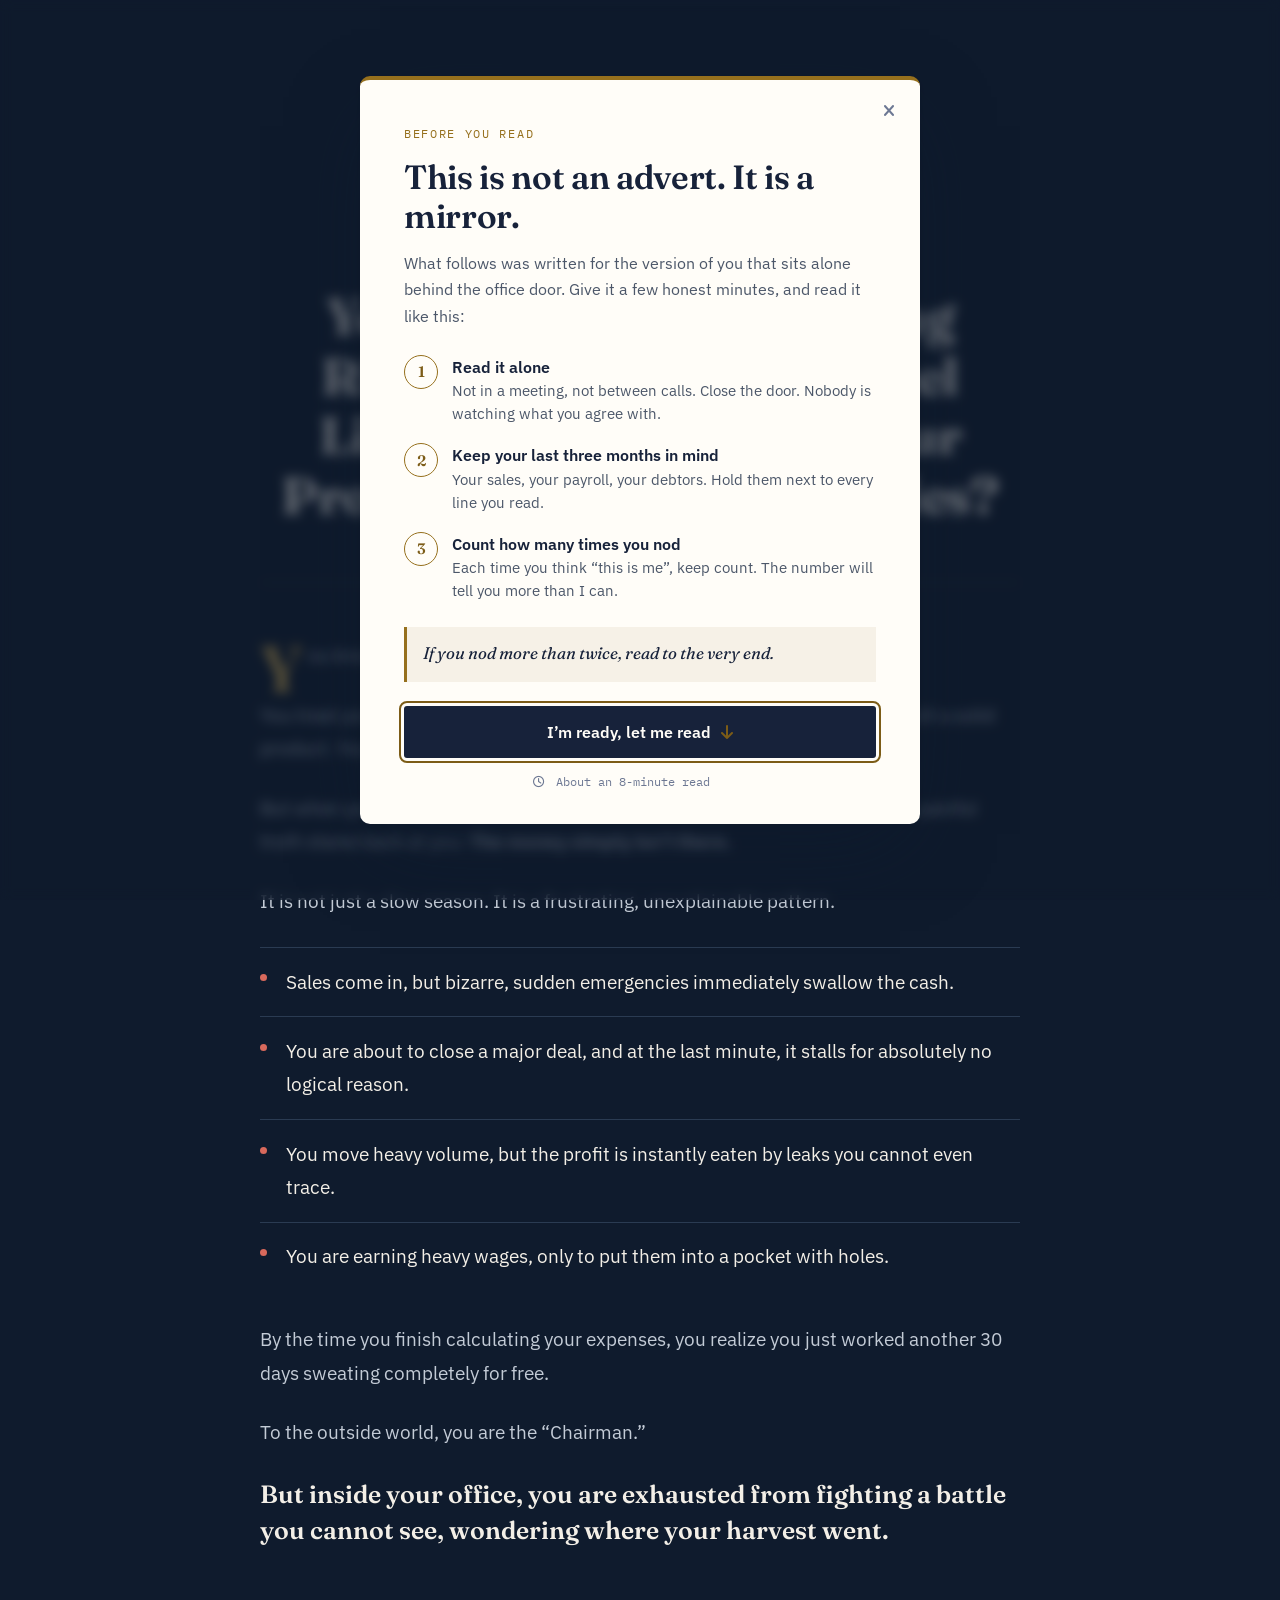
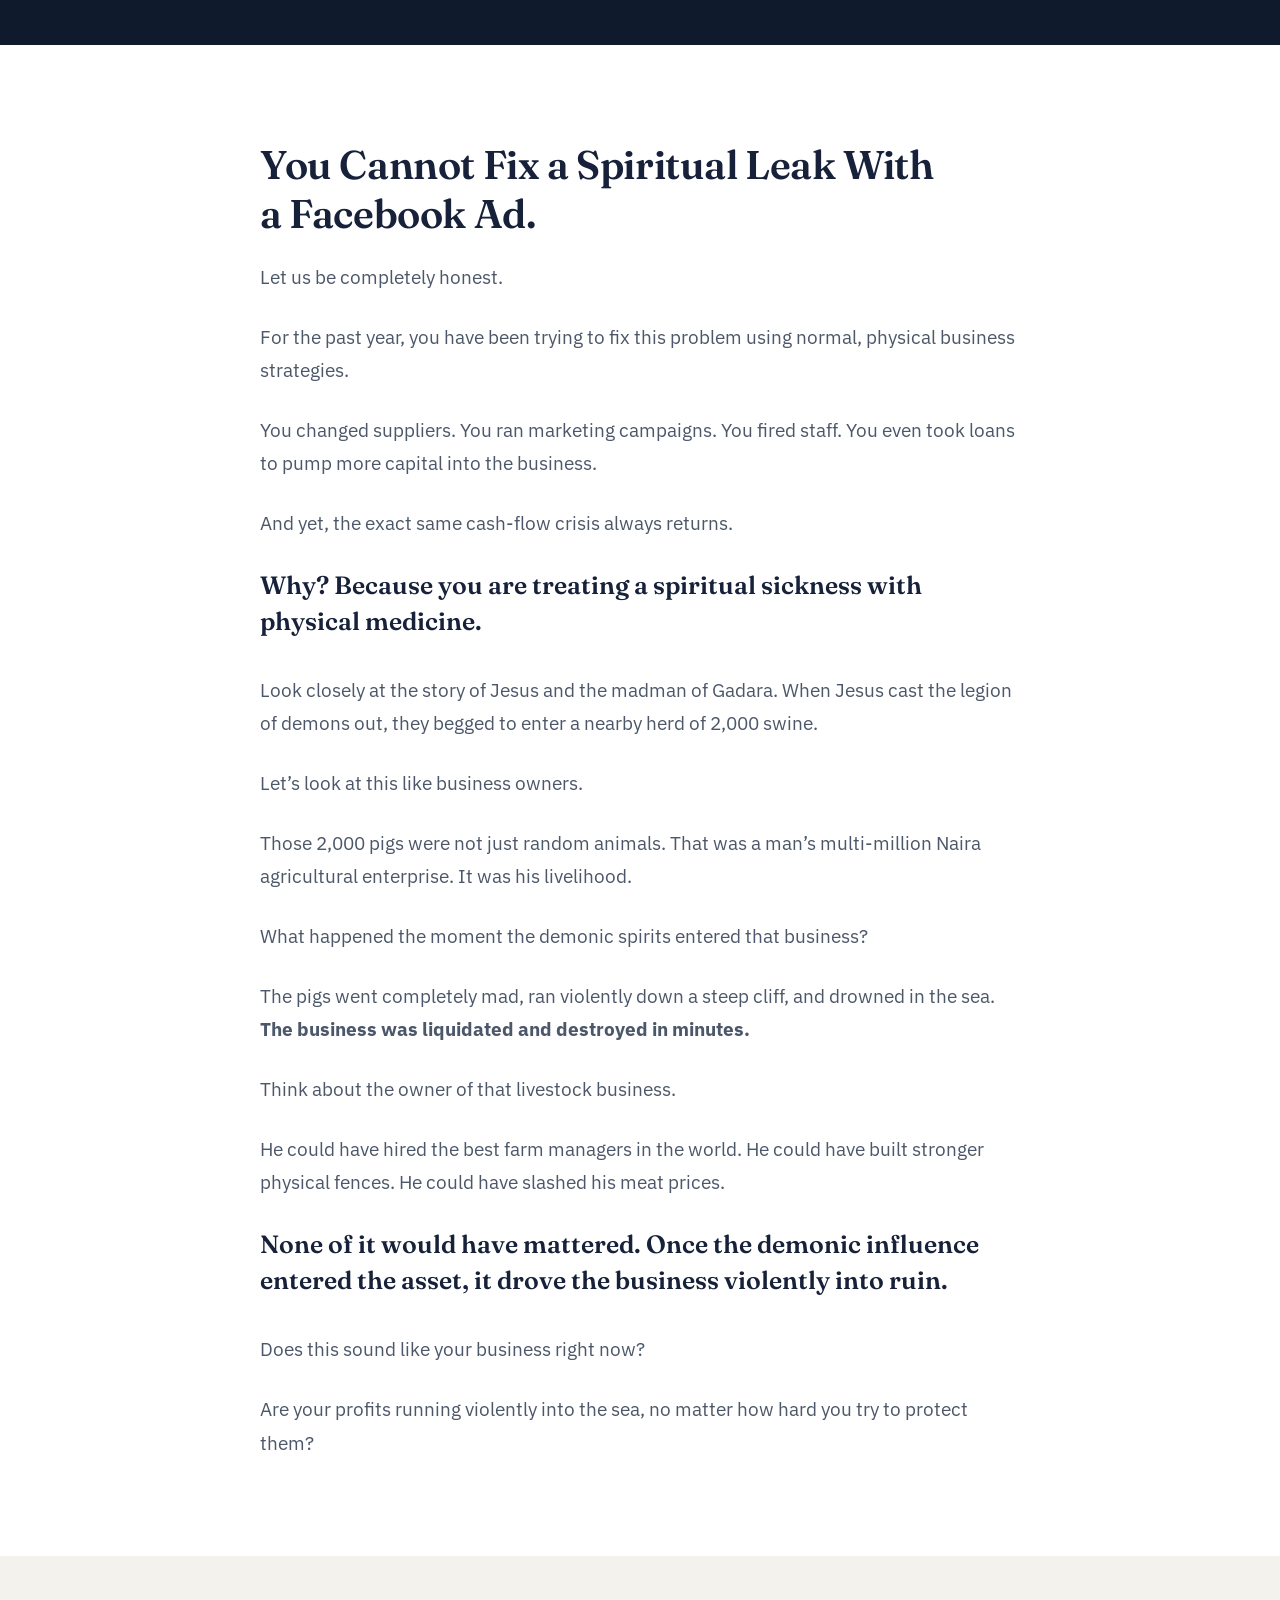
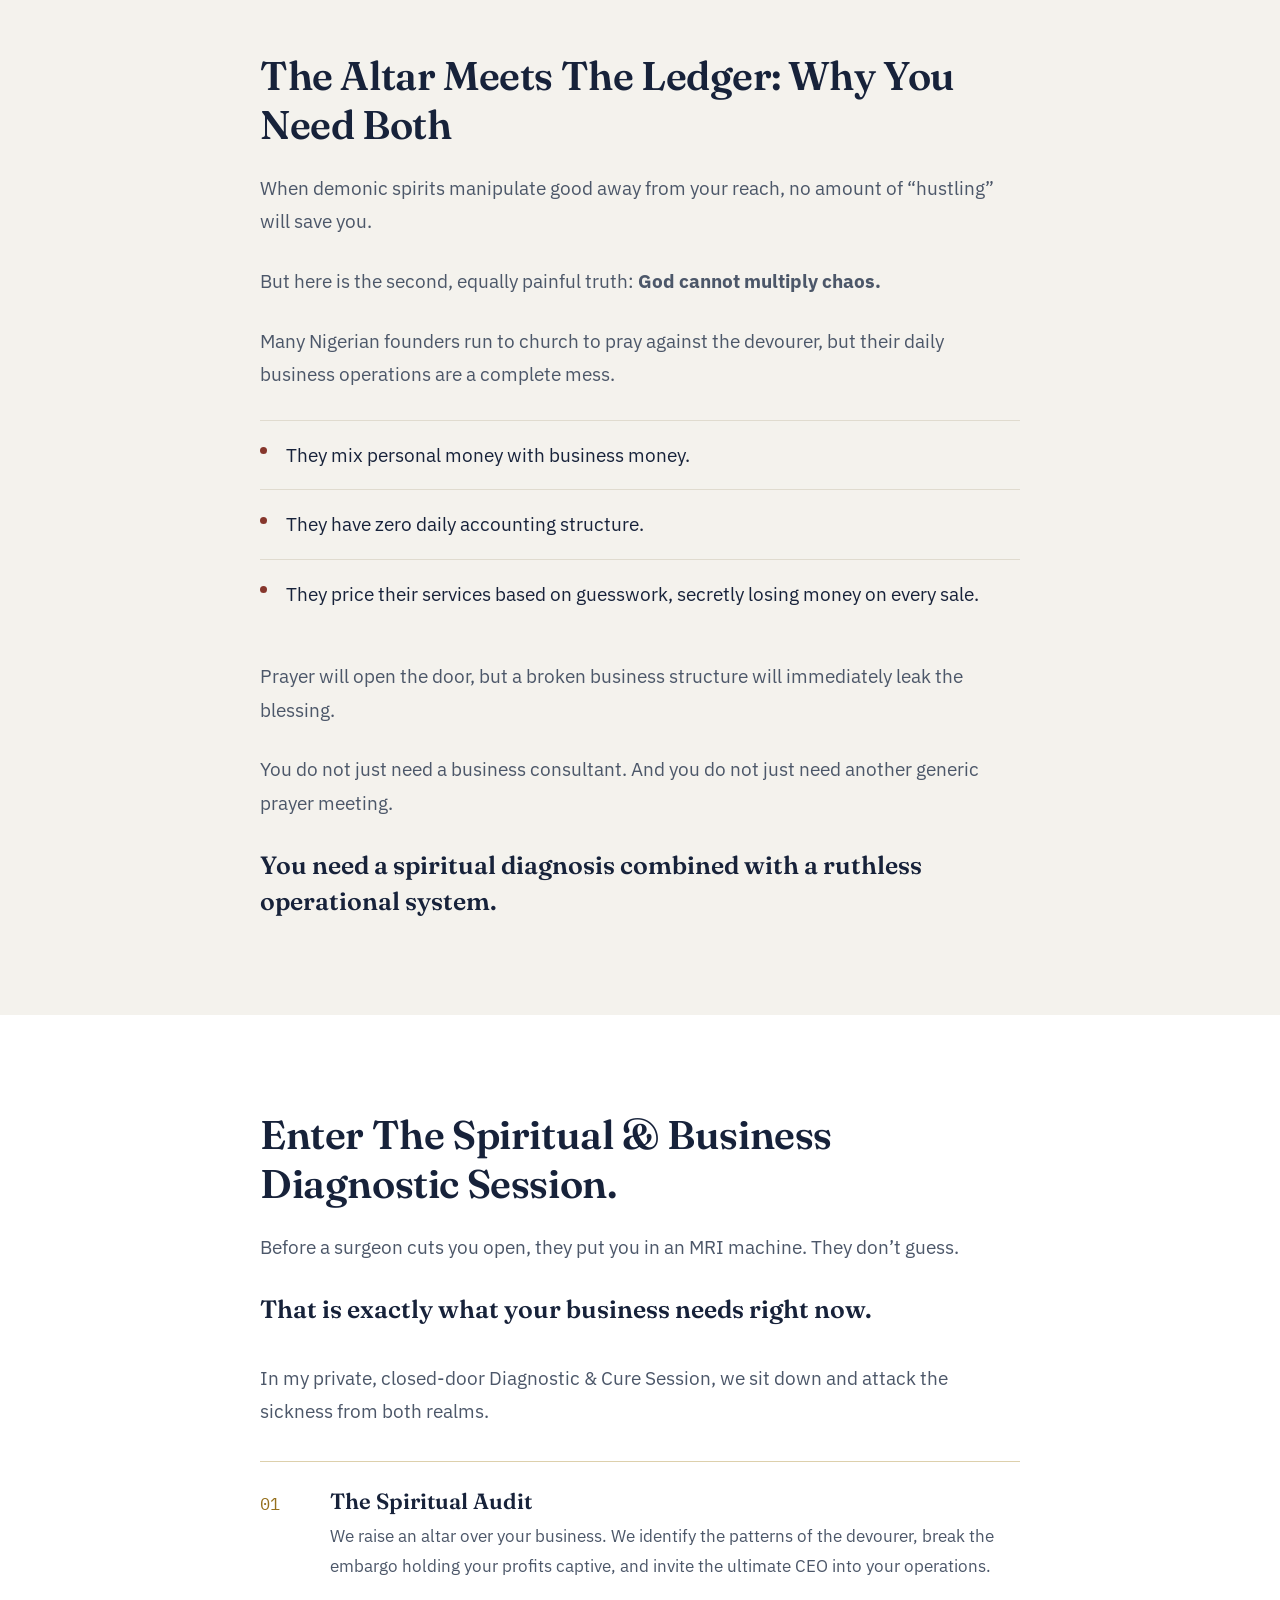
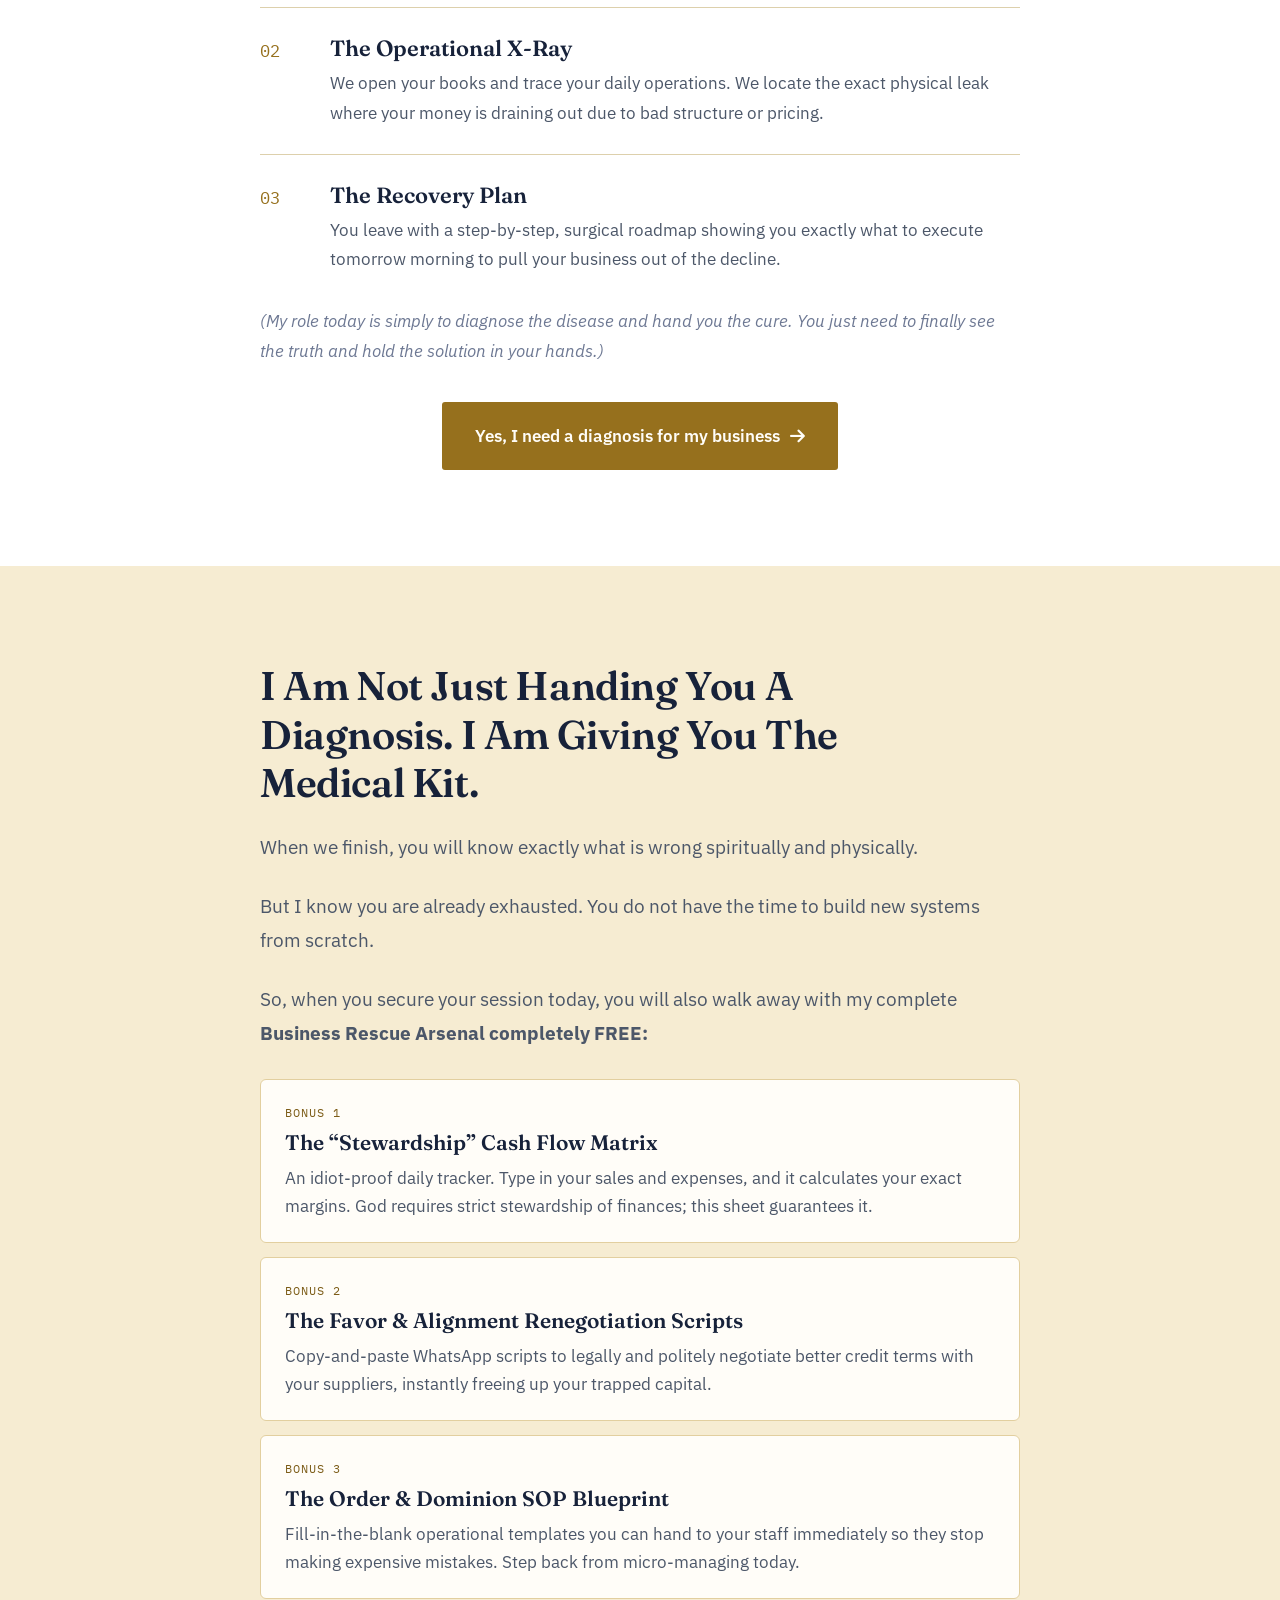
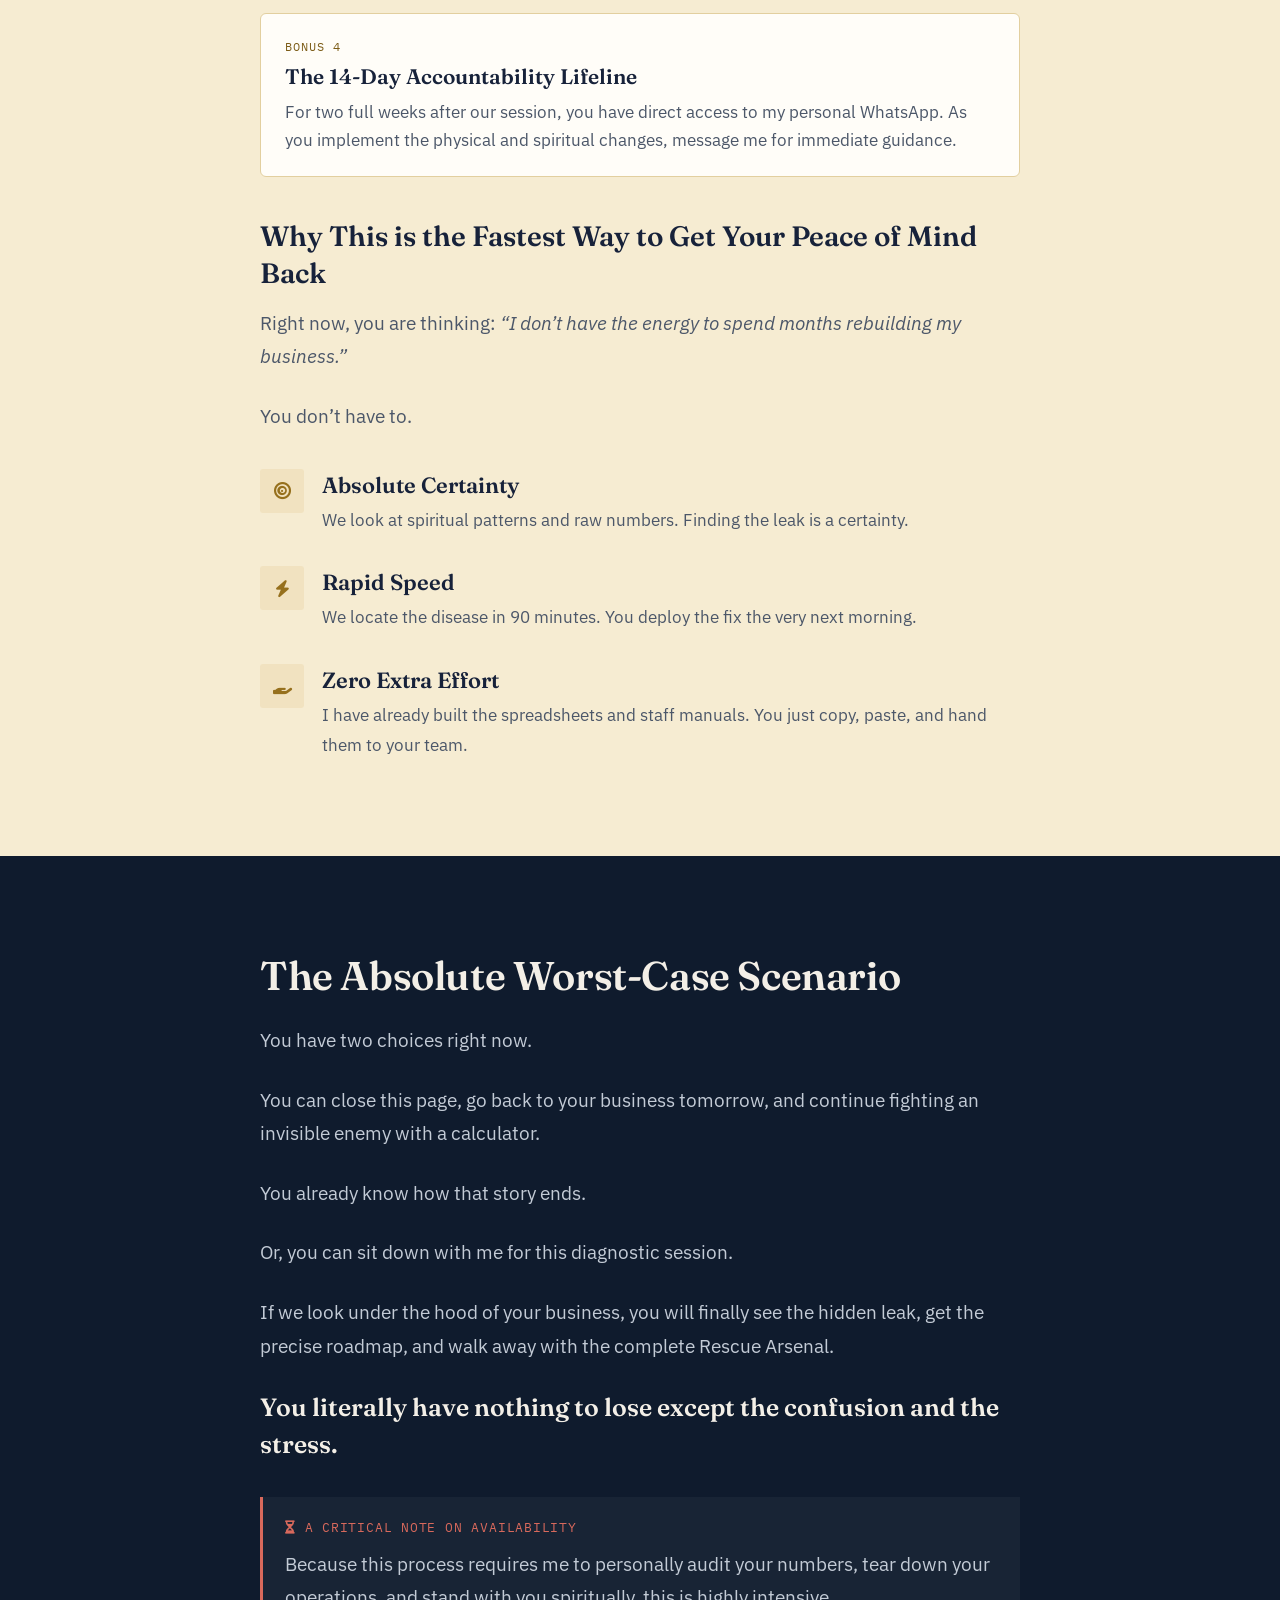
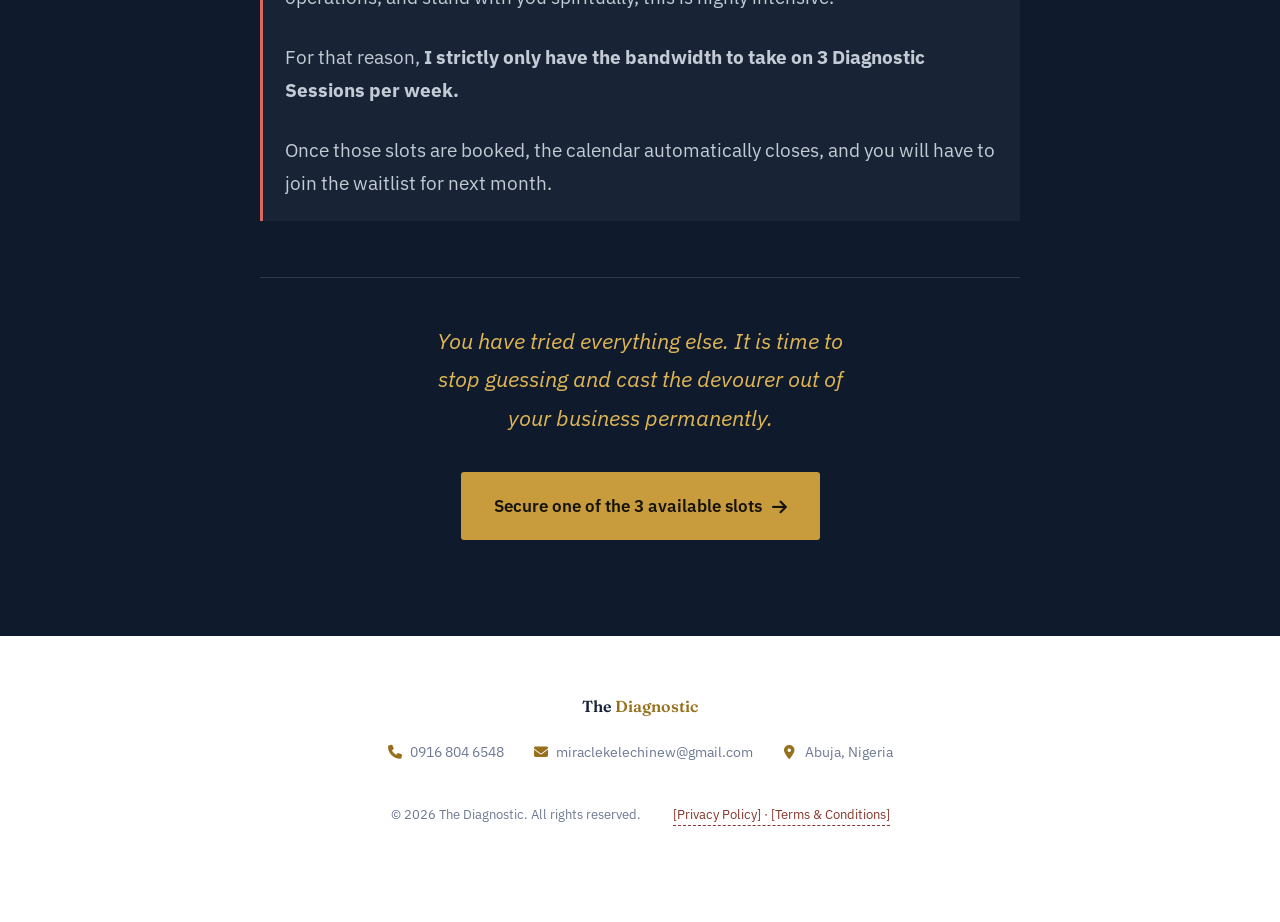
<file: index.html>
<!doctype html>
<html lang="en">

<head>
  <meta charset="UTF-8" />
  <meta name="viewport" content="width=device-width, initial-scale=1" />
  <script>document.documentElement.setAttribute("data-theme", "light");</script>
  <title>Business Diagnostic &amp; Cure Session | Find Where Your Profit Is Leaking</title>
  <meta name="description"
    content="A private 90-minute session for Nigerian business owners. We open your books, find the exact leak draining your profit, and hand you a step-by-step recovery plan." />
  <meta name="robots" content="index, follow" />
  <link rel="canonical" href="https://grandmeridianlines.com/" />
  <link rel="icon" href="assets/img/favicon.svg" type="image/svg+xml" />
  <link rel="apple-touch-icon" href="assets/img/apple-touch-icon.png" />
  <meta name="theme-color" content="#0f1b2d" />

  <!-- Open Graph (Facebook, WhatsApp, LinkedIn) -->
  <meta property="og:type" content="website" />
  <meta property="og:site_name" content="The Diagnostic" />
  <meta property="og:locale" content="en_NG" />
  <meta property="og:url" content="https://grandmeridianlines.com/" />
  <meta property="og:title" content="Business Diagnostic &amp; Cure Session | Find Where Your Profit Is Leaking" />
  <meta property="og:description"
    content="A private 90-minute session for Nigerian business owners. We open your books, find the exact leak draining your profit, and hand you a step-by-step recovery plan." />
  <meta property="og:image" content="https://grandmeridianlines.com/assets/img/og-image.png" />
  <meta property="og:image:width" content="1200" />
  <meta property="og:image:height" content="630" />
  <meta property="og:image:alt"
    content="The Diagnostic: “You cannot fix a spiritual leak with a Facebook ad.” Spiritual & Business Diagnostic Session." />

  <!-- Twitter / X -->
  <meta name="twitter:card" content="summary_large_image" />
  <meta name="twitter:title" content="Business Diagnostic &amp; Cure Session | Find Where Your Profit Is Leaking" />
  <meta name="twitter:description"
    content="A private 90-minute session for Nigerian business owners. We open your books, find the exact leak draining your profit, and hand you a step-by-step recovery plan." />
  <meta name="twitter:image" content="https://grandmeridianlines.com/assets/img/og-image.png" />
  <meta name="twitter:image:alt"
    content="The Diagnostic: “You cannot fix a spiritual leak with a Facebook ad.” Spiritual & Business Diagnostic Session." />

  <!-- Structured data for search results -->
  <script type="application/ld+json">
  {
    "@context": "https://schema.org",
    "@graph": [
      {
        "@type": "WebSite",
        "@id": "https://grandmeridianlines.com/#website",
        "url": "https://grandmeridianlines.com/",
        "name": "The Diagnostic",
        "inLanguage": "en-NG"
      },
      {
        "@type": "ProfessionalService",
        "@id": "https://grandmeridianlines.com/#business",
        "name": "The Diagnostic",
        "url": "https://grandmeridianlines.com/",
        "image": "https://grandmeridianlines.com/assets/img/og-image.png",
        "description": "Private business diagnostic sessions that find where a company is losing money and hand the owner a step-by-step recovery plan.",
        "telephone": "+2349168046548",
        "email": "miraclekelechinew@gmail.com",
        "address": {
          "@type": "PostalAddress",
          "addressLocality": "Abuja",
          "addressCountry": "NG"
        },
        "areaServed": { "@type": "Country", "name": "Nigeria" }
      },
      {
        "@type": "Service",
        "@id": "https://grandmeridianlines.com/#service",
        "name": "Business Diagnostic & Cure Session",
        "serviceType": "Business consulting",
        "description": "A private, 90-minute closed-door session, virtual or in person, that locates the exact operational or financial leak in your business and delivers a step-by-step recovery roadmap.",
        "provider": { "@id": "https://grandmeridianlines.com/#business" },
        "areaServed": { "@type": "Country", "name": "Nigeria" }
      }
    ]
  }
  </script>
  <link rel="preconnect" href="https://fonts.googleapis.com" />
  <link rel="preconnect" href="https://fonts.gstatic.com" crossorigin />
  <link
    href="https://fonts.googleapis.com/css2?family=Fraunces:ital,opsz,wght@0,9..144,300..700;1,9..144,300..700&family=IBM+Plex+Sans:wght@400;500;600&family=IBM+Plex+Mono:wght@400;500&display=swap"
    rel="stylesheet" />

  <link rel="stylesheet" href="https://cdnjs.cloudflare.com/ajax/libs/font-awesome/6.5.2/css/all.min.css"
    integrity="sha512-SnH5WK+bZxgPHs44uWIX+LLJAJ9/2PkPKZ5QiAj6Ta86w+fsb2TkcmfRyVX3pBnMFcV7oQPJkl9QevSCWr3W6A=="
    crossorigin="anonymous" referrerpolicy="no-referrer" />
  <link rel="stylesheet" href="assets/css/style.css" />
  <link rel="stylesheet" href="assets/css/letter.css" />

  <!-- Meta Pixel Code -->
  <script>
    !function (f, b, e, v, n, t, s) {
      if (f.fbq) return; n = f.fbq = function () {
        n.callMethod ?
          n.callMethod.apply(n, arguments) : n.queue.push(arguments)
      };
      if (!f._fbq) f._fbq = n; n.push = n; n.loaded = !0; n.version = '2.0';
      n.queue = []; t = b.createElement(e); t.async = !0;
      t.src = v; s = b.getElementsByTagName(e)[0];
      s.parentNode.insertBefore(t, s)
    }(window, document, 'script',
      'https://connect.facebook.net/en_US/fbevents.js');
    fbq('init', '1519058990242800');
    fbq('track', 'PageView');
  </script>
  <noscript><img height="1" width="1" style="display:none"
      src="https://www.facebook.com/tr?id=1519058990242800&ev=PageView&noscript=1" /></noscript>
  <!-- End Meta Pixel Code -->
</head>

<body class="letter">

  <dialog class="intro" id="intro" aria-labelledby="intro-title" aria-describedby="intro-lede">
    <div class="intro_card">
      <button type="button" class="intro_x" data-intro-close aria-label="Close and start reading">
        <i class="fa-solid fa-xmark" aria-hidden="true"></i>
      </button>

      <p class="intro_eyebrow">Before you read</p>
      <h2 class="intro_title" id="intro-title">This is not an advert. It is a mirror.</h2>
      <p class="intro_lede" id="intro-lede">What follows was written for the version of you that sits alone
        behind the office door. Give it a few honest minutes, and read it like this:</p>

      <ol class="intro_steps">
        <li>
          <span class="intro_num">1</span>
          <div>
            <h3>Read it alone</h3>
            <p>Not in a meeting, not between calls. Close the door. Nobody is watching what you agree with.</p>
          </div>
        </li>
        <li>
          <span class="intro_num">2</span>
          <div>
            <h3>Keep your last three months in mind</h3>
            <p>Your sales, your payroll, your debtors. Hold them next to every line you read.</p>
          </div>
        </li>
        <li>
          <span class="intro_num">3</span>
          <div>
            <h3>Count how many times you nod</h3>
            <p>Each time you think &ldquo;this is me&rdquo;, keep count. The number will tell you more than I can.</p>
          </div>
        </li>
      </ol>

      <p class="intro_rule">If you nod more than twice, read to the very end.</p>

      <button type="button" class="intro_start" data-intro-close autofocus>
        I&rsquo;m ready, let me read <i class="fa-solid fa-arrow-down" aria-hidden="true"></i>
      </button>
      <p class="intro_time"><i class="fa-regular fa-clock" aria-hidden="true"></i> About an 8-minute read</p>
    </div>
  </dialog>

  <main>

    <!-- Visual break 1: the frustration hook -->
    <section class="letter_band letter_band--dark">
      <div class="letter_sheet">

        <header class="letter_head">
          <p class="letter_brand">The <span>Diagnostic</span></p>
          <svg class="letter_pulse" viewBox="0 40 480 180" xmlns="http://www.w3.org/2000/svg" focusable="false"
            aria-hidden="true">
            <path
              d="M0,180 L40,180 L60,120 L80,200 L100,60 L120,180 L160,180 L190,140 L220,190 L250,90 L280,180 L320,180 L350,150 L380,170 L410,110 L440,180 L480,180" />
            <circle cx="100" cy="60" r="9"></circle>
            <circle cx="250" cy="90" r="9"></circle>
            <circle cx="410" cy="110" r="9"></circle>
          </svg>
        </header>

        <div class="letter_titleblock">
          <h1 class="letter_title letter_title--long" id="letter-title" tabindex="-1">You Are Doing Everything Right.
            So Why Does It Feel Like You Are Pouring Your Profit Into A Bag With Holes?</h1>
        </div>

        <div class="letter_body">
          <p class="letter_p--dropcap">You know your business inside and out. You work 14 hours a day.</p>
          <p>You treat your customers well, you pray over your operations, and you have built a solid product. You are
            doing everything &ldquo;right.&rdquo;</p>
          <p>But when you open your business account at the end of the month, the silent, painful truth stares back at
            you: <strong>The money simply isn&rsquo;t there.</strong></p>
          <p>It is not just a slow season. It is a frustrating, unexplainable pattern.</p>

          <ul class="letter_symptoms">
            <li>
              <p>Sales come in, but bizarre, sudden emergencies immediately swallow the cash.</p>
            </li>
            <li>
              <p>You are about to close a major deal, and at the last minute, it stalls for absolutely no logical
                reason.</p>
            </li>
            <li>
              <p>You move heavy volume, but the profit is instantly eaten by leaks you cannot even trace.</p>
            </li>
            <li>
              <p>You are earning heavy wages, only to put them into a pocket with holes.</p>
            </li>
          </ul>

          <p class="letter_gap">By the time you finish calculating your expenses, you realize you just worked another
            30 days sweating completely for free.</p>
          <p>To the outside world, you are the &ldquo;Chairman.&rdquo;</p>
          <p class="letter_punch">But inside your office, you are exhausted from fighting a battle you cannot see,
            wondering where your harvest went.</p>
        </div>
      </div>
    </section>

    <!-- Visual break 2: the Gadara revelation -->
    <section class="letter_band letter_band--white">
      <div class="letter_sheet letter_reveal">
        <h2 class="letter_h2">You Cannot Fix a Spiritual Leak With a Facebook Ad.</h2>
        <p>Let us be completely honest.</p>
        <p>For the past year, you have been trying to fix this problem using normal, physical business strategies.</p>
        <p>You changed suppliers. You ran marketing campaigns. You fired staff. You even took loans to pump more capital
          into the business.</p>
        <p>And yet, the exact same cash-flow crisis always returns.</p>
        <p class="letter_punch">Why? Because you are treating a spiritual sickness with physical medicine.</p>
        <p>Look closely at the story of Jesus and the madman of Gadara. When Jesus cast the legion of demons out, they
          begged to enter a nearby herd of 2,000 swine.</p>
        <p>Let&rsquo;s look at this like business owners.</p>
        <p>Those 2,000 pigs were not just random animals. That was a man&rsquo;s multi-million Naira agricultural
          enterprise. It was his livelihood.</p>
        <p>What happened the moment the demonic spirits entered that business?</p>
        <p>The pigs went completely mad, ran violently down a steep cliff, and drowned in the sea. <strong>The business
            was liquidated and destroyed in minutes.</strong></p>
        <p>Think about the owner of that livestock business.</p>
        <p>He could have hired the best farm managers in the world. He could have built stronger physical fences. He
          could have slashed his meat prices.</p>
        <p class="letter_punch">None of it would have mattered. Once the demonic influence entered the asset, it drove
          the business violently into ruin.</p>
        <p>Does this sound like your business right now?</p>
        <p>Are your profits running violently into the sea, no matter how hard you try to protect them?</p>
      </div>
    </section>

    <!-- Visual break 3: the hybrid pivot -->
    <section class="letter_band letter_band--gray">
      <div class="letter_sheet letter_reveal">
        <h2 class="letter_h2">The Altar Meets The Ledger: Why You Need Both</h2>
        <p>When demonic spirits manipulate good away from your reach, no amount of &ldquo;hustling&rdquo; will save
          you.</p>
        <p>But here is the second, equally painful truth: <strong>God cannot multiply chaos.</strong></p>
        <p>Many Nigerian founders run to church to pray against the devourer, but their daily business operations are a
          complete mess.</p>

        <ul class="letter_symptoms">
          <li>
            <p>They mix personal money with business money.</p>
          </li>
          <li>
            <p>They have zero daily accounting structure.</p>
          </li>
          <li>
            <p>They price their services based on guesswork, secretly losing money on every sale.</p>
          </li>
        </ul>

        <p class="letter_gap">Prayer will open the door, but a broken business structure will immediately leak the
          blessing.</p>
        <p>You do not just need a business consultant. And you do not just need another generic prayer meeting.</p>
        <p class="letter_punch">You need a spiritual diagnosis combined with a ruthless operational system.</p>
      </div>
    </section>

    <!-- Visual break 4: the solution -->
    <section class="letter_band letter_band--white">
      <div class="letter_sheet letter_reveal">
        <h2 class="letter_h2">Enter The Spiritual &amp; Business Diagnostic Session.</h2>
        <p>Before a surgeon cuts you open, they put you in an MRI machine. They don&rsquo;t guess.</p>
        <p class="letter_punch">That is exactly what your business needs right now.</p>
        <p>In my private, closed-door Diagnostic &amp; Cure Session, we sit down and attack the sickness from both
          realms.</p>

        <div class="letter_steps">
          <div class="letter_step">
            <span class="letter_step-index">01</span>
            <h3>The Spiritual Audit</h3>
            <p>We raise an altar over your business. We identify the patterns of the devourer, break the embargo
              holding your profits captive, and invite the ultimate CEO into your operations.</p>
          </div>
          <div class="letter_step">
            <span class="letter_step-index">02</span>
            <h3>The Operational X-Ray</h3>
            <p>We open your books and trace your daily operations. We locate the exact physical leak where your money
              is draining out due to bad structure or pricing.</p>
          </div>
          <div class="letter_step">
            <span class="letter_step-index">03</span>
            <h3>The Recovery Plan</h3>
            <p>You leave with a step-by-step, surgical roadmap showing you exactly what to execute tomorrow morning to
              pull your business out of the decline.</p>
          </div>
        </div>

        <p class="letter_aside">(My role today is simply to diagnose the disease and hand you the cure. You just need
          to finally see the truth and hold the solution in your hands.)</p>

        <div class="letter_actions">
          <a href="book-your-session.html" class="btn btn--primary btn--large">Yes, I need a diagnosis for my business
            <i class="fa-solid fa-arrow-right" aria-hidden="true"></i></a>
        </div>
      </div>
    </section>

    <!-- Visual break 5: the value stack -->
    <section class="letter_band letter_band--gold">
      <div class="letter_sheet letter_reveal">
        <h2 class="letter_h2">I Am Not Just Handing You A Diagnosis. I Am Giving You The Medical Kit.</h2>
        <p>When we finish, you will know exactly what is wrong spiritually and physically.</p>
        <p>But I know you are already exhausted. You do not have the time to build new systems from scratch.</p>
        <p>So, when you secure your session today, you will also walk away with my complete <strong>Business Rescue
            Arsenal completely FREE:</strong></p>

        <div class="letter_bonuses">
          <article class="letter_bonus">
            <p class="letter_bonus-head"><span>Bonus 1</span></p>
            <h4>The &ldquo;Stewardship&rdquo; Cash Flow Matrix</h4>
            <p>An idiot-proof daily tracker. Type in your sales and expenses, and it calculates your exact margins. God
              requires strict stewardship of finances; this sheet guarantees it.</p>
          </article>
          <article class="letter_bonus">
            <p class="letter_bonus-head"><span>Bonus 2</span></p>
            <h4>The Favor &amp; Alignment Renegotiation Scripts</h4>
            <p>Copy-and-paste WhatsApp scripts to legally and politely negotiate better credit terms with your
              suppliers, instantly freeing up your trapped capital.</p>
          </article>
          <article class="letter_bonus">
            <p class="letter_bonus-head"><span>Bonus 3</span></p>
            <h4>The Order &amp; Dominion SOP Blueprint</h4>
            <p>Fill-in-the-blank operational templates you can hand to your staff immediately so they stop making
              expensive mistakes. Step back from micro-managing today.</p>
          </article>
          <article class="letter_bonus">
            <p class="letter_bonus-head"><span>Bonus 4</span></p>
            <h4>The 14-Day Accountability Lifeline</h4>
            <p>For two full weeks after our session, you have direct access to my personal WhatsApp. As you implement
              the physical and spiritual changes, message me for immediate guidance.</p>
          </article>
        </div>

        <h3 class="letter_h3">Why This is the Fastest Way to Get Your Peace of Mind Back</h3>
        <p>Right now, you are thinking: <em>&ldquo;I don&rsquo;t have the energy to spend months rebuilding my
            business.&rdquo;</em></p>
        <p>You don&rsquo;t have to.</p>

        <div class="letter_leaks">
          <div class="letter_leak">
            <div class="letter_leak-icon"><i class="fa-solid fa-bullseye" aria-hidden="true"></i></div>
            <h3>Absolute Certainty</h3>
            <p>We look at spiritual patterns and raw numbers. Finding the leak is a certainty.</p>
          </div>
          <div class="letter_leak">
            <div class="letter_leak-icon"><i class="fa-solid fa-bolt" aria-hidden="true"></i></div>
            <h3>Rapid Speed</h3>
            <p>We locate the disease in 90 minutes. You deploy the fix the very next morning.</p>
          </div>
          <div class="letter_leak">
            <div class="letter_leak-icon"><i class="fa-solid fa-hand-holding" aria-hidden="true"></i></div>
            <h3>Zero Extra Effort</h3>
            <p>I have already built the spreadsheets and staff manuals. You just copy, paste, and hand them to your
              team.</p>
          </div>
        </div>
      </div>
    </section>

    <!-- Visual break 6: the final close and scarcity -->
    <section class="letter_band letter_band--dark">
      <div class="letter_sheet letter_reveal">
        <h2 class="letter_h2">The Absolute Worst-Case Scenario</h2>
        <p>You have two choices right now.</p>
        <p>You can close this page, go back to your business tomorrow, and continue fighting an invisible enemy with a
          calculator.</p>
        <p>You already know how that story ends.</p>
        <p>Or, you can sit down with me for this diagnostic session.</p>
        <p>If we look under the hood of your business, you will finally see the hidden leak, get the precise roadmap,
          and walk away with the complete Rescue Arsenal.</p>
        <p class="letter_punch">You literally have nothing to lose except the confusion and the stress.</p>

        <div class="letter_scarcity">
          <p class="letter_scarcity-title"><i class="fa-solid fa-hourglass-half" aria-hidden="true"></i> A Critical
            Note on Availability</p>
          <p>Because this process requires me to personally audit your numbers, tear down your operations, and stand
            with you spiritually, this is highly intensive.</p>
          <p>For that reason, <strong>I strictly only have the bandwidth to take on 3 Diagnostic Sessions per
              week.</strong></p>
          <p>Once those slots are booked, the calendar automatically closes, and you will have to join the waitlist
            for next month.</p>
        </div>

        <div class="letter_close">
          <p class="letter_afterword">You have tried everything else. It is time to stop guessing and cast the devourer
            out of your business permanently.</p>
          <div class="letter_actions">
            <a href="book-your-session.html" class="btn btn--primary btn--large">Secure one of the 3 available slots
              <i class="fa-solid fa-arrow-right" aria-hidden="true"></i></a>
          </div>
        </div>
      </div>
    </section>

  </main>

  <footer class="letter_band letter_band--white letter_band--compact">
    <div class="letter_sheet">
      <div class="letter_foot">
        <p class="letter_foot-brand">The <span>Diagnostic</span></p>
        <div class="letter_foot-contact">
          <div><i class="fa-solid fa-phone" aria-hidden="true"></i><a href="tel:+2349168046548">0916 804 6548</a></div>
          <div><i class="fa-solid fa-envelope" aria-hidden="true"></i><a
              href="mailto:miraclekelechinew@gmail.com">miraclekelechinew@gmail.com</a></div>
          <div><i class="fa-solid fa-location-dot" aria-hidden="true"></i><span>Abuja, Nigeria</span></div>
        </div>
      </div>
    </div>
    <div class="letter_legal">
      <span>&copy; <span id="year"></span> The Diagnostic. All rights reserved.</span>
      <span class="fill-me">[Privacy Policy] &middot; [Terms &amp; Conditions]</span>
    </div>
  </footer>

  <script src="assets/js/letter.js"></script>
  <script>document.getElementById("year").textContent = new Date().getFullYear();</script>
</body>

</html>
</file>
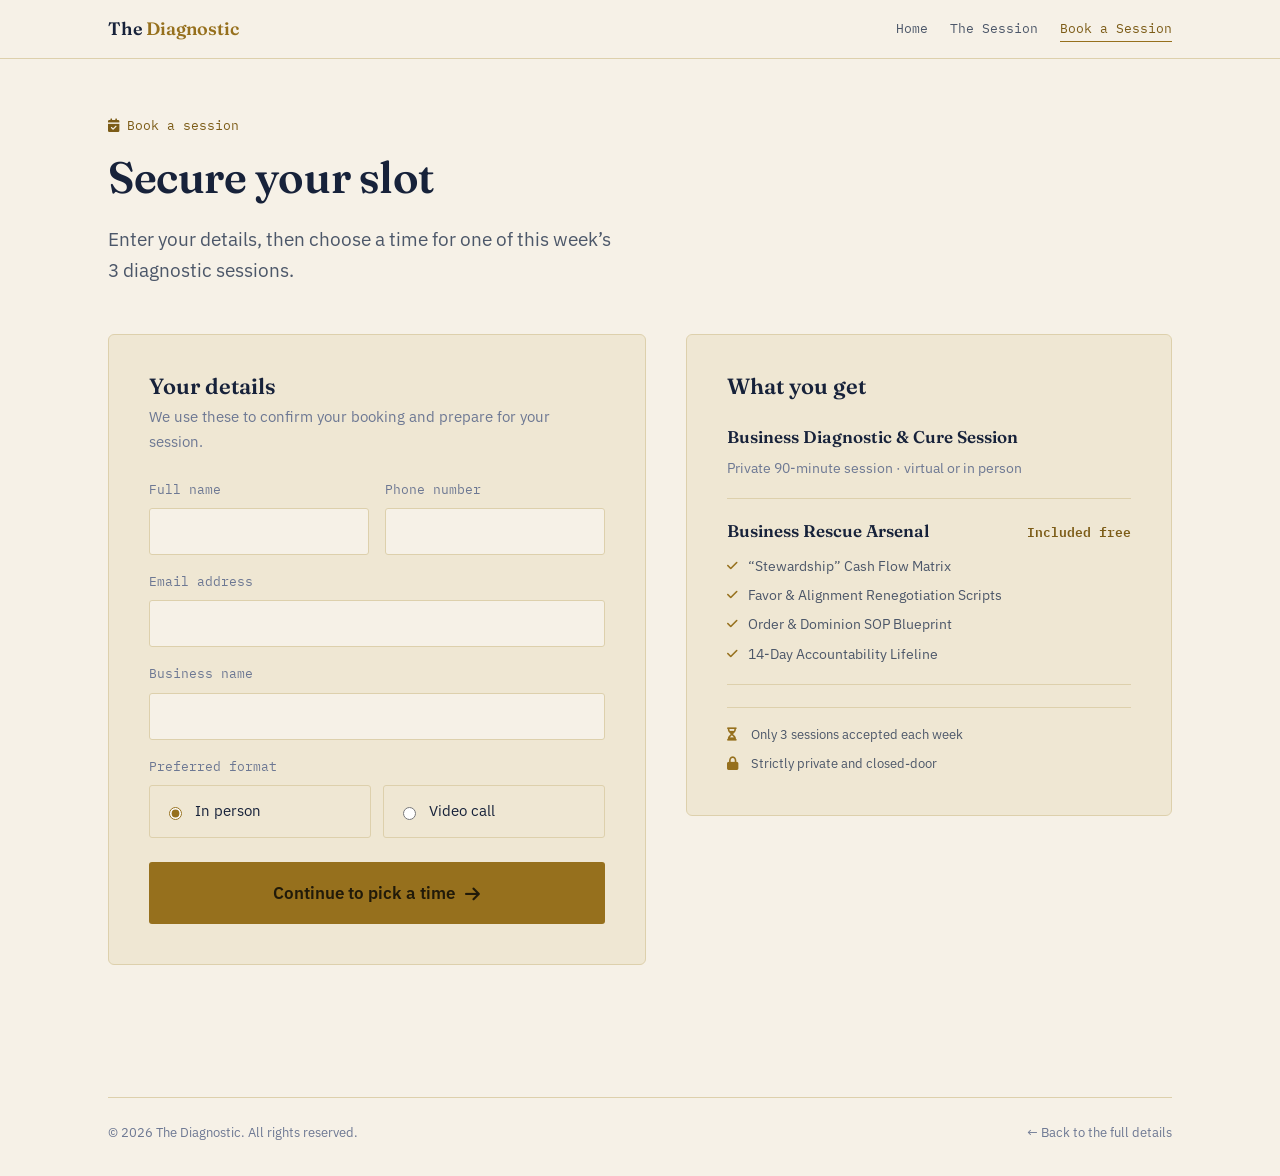
<file: book-your-session.html>
<!doctype html>
<html lang="en">

<head>
  <meta charset="UTF-8" />
  <meta name="viewport" content="width=device-width, initial-scale=1" />
  <script>document.documentElement.setAttribute("data-theme", "light");</script>
  <title>Book Your Business Diagnostic Session | The Diagnostic</title>
  <meta name="description"
    content="Secure one of 3 weekly Business Diagnostic &amp; Cure Sessions, with the Business Rescue Arsenal included free." />
  <meta name="robots" content="index, follow" />
  <link rel="canonical" href="https://grandmeridianlines.com/book-your-session.html" />
  <link rel="icon" href="assets/img/favicon.svg" type="image/svg+xml" />
  <link rel="apple-touch-icon" href="assets/img/apple-touch-icon.png" />
  <meta name="theme-color" content="#0f1b2d" />

  <!-- Open Graph (Facebook, WhatsApp, LinkedIn) -->
  <meta property="og:type" content="website" />
  <meta property="og:site_name" content="The Diagnostic" />
  <meta property="og:locale" content="en_NG" />
  <meta property="og:url" content="https://grandmeridianlines.com/book-your-session.html" />
  <meta property="og:title" content="Book Your Business Diagnostic Session | The Diagnostic" />
  <meta property="og:description"
    content="Secure one of 3 weekly Business Diagnostic &amp; Cure Sessions, with the Business Rescue Arsenal included free." />
  <meta property="og:image" content="https://grandmeridianlines.com/assets/img/og-image.png" />
  <meta property="og:image:width" content="1200" />
  <meta property="og:image:height" content="630" />
  <meta property="og:image:alt"
    content="The Diagnostic: “You cannot fix a spiritual leak with a Facebook ad.” Spiritual & Business Diagnostic Session." />

  <!-- Twitter / X -->
  <meta name="twitter:card" content="summary_large_image" />
  <meta name="twitter:title" content="Book Your Business Diagnostic Session | The Diagnostic" />
  <meta name="twitter:description"
    content="Secure one of 3 weekly Business Diagnostic &amp; Cure Sessions, with the Business Rescue Arsenal included free." />
  <meta name="twitter:image" content="https://grandmeridianlines.com/assets/img/og-image.png" />
  <meta name="twitter:image:alt"
    content="The Diagnostic: “You cannot fix a spiritual leak with a Facebook ad.” Spiritual & Business Diagnostic Session." />
  <link rel="preconnect" href="https://fonts.googleapis.com" />
  <link rel="preconnect" href="https://fonts.gstatic.com" crossorigin />
  <link
    href="https://fonts.googleapis.com/css2?family=Fraunces:opsz,wght@9..144,500;9..144,600;9..144,700&family=IBM+Plex+Sans:wght@400;500;600&family=IBM+Plex+Mono:wght@400;500&display=swap"
    rel="stylesheet" />
  <link rel="stylesheet" href="https://cdnjs.cloudflare.com/ajax/libs/font-awesome/6.5.2/css/all.min.css"
    integrity="sha512-SnH5WK+bZxgPHs44uWIX+LLJAJ9/2PkPKZ5QiAj6Ta86w+fsb2TkcmfRyVX3pBnMFcV7oQPJkl9QevSCWr3W6A=="
    crossorigin="anonymous" referrerpolicy="no-referrer" />
  <link rel="stylesheet" href="assets/css/style.css" />
  <style>
    .checkout {
      display: grid;
      grid-template-columns: 1.05fr 0.95fr;
      gap: 40px;
      align-items: start;
    }

    .checkout_form-panel h2,
    .order-summary h2 {
      font-size: 1.375rem;
      margin-bottom: 6px;
    }

    .checkout_hint {
      font-size: 0.9375rem;
      color: var(--color-text-faint);
      margin: 0;
    }

    .order-summary {
      position: sticky;
      top: 24px;
    }

    @media (max-width: 880px) {
      .checkout {
        grid-template-columns: 1fr;
        gap: 28px;
      }

      /* On phones, show what they are paying for before the form */
      .order-summary {
        position: static;
        order: -1;
      }
    }

    @media (max-width: 520px) {
      .checkout .offer-panel {
        padding: 24px 20px;
      }
    }

    .order-summary_item {
      padding: 18px 0;
      border-bottom: 1px solid var(--color-border);
    }

    .order-summary_line {
      display: flex;
      justify-content: space-between;
      align-items: baseline;
      gap: 16px;
      font-family: var(--font-display);
      font-weight: 600;
      color: var(--color-text);
    }

    .order-summary_line span:last-child {
      white-space: nowrap;
    }

    .order-summary_free {
      font-family: var(--font-mono);
      font-size: 0.8125rem;
      color: var(--color-accent-strong);
    }

    .order-summary_meta {
      margin: 6px 0 0;
      font-size: 0.875rem;
      color: var(--color-text-faint);
    }

    .order-summary_bonuses {
      list-style: none;
      margin: 10px 0 0;
      padding: 0;
      display: grid;
      gap: 6px;
      font-size: 0.875rem;
      color: var(--color-text-muted);
    }

    .order-summary_bonuses li {
      display: flex;
      gap: 10px;
    }

    .order-summary_bonuses i {
      color: var(--color-accent);
      margin-top: 5px;
      font-size: 0.75rem;
    }

    .order-summary_bonuses small {
      color: var(--color-text-faint);
      white-space: nowrap;
    }

    .order-summary_total {
      display: flex;
      justify-content: space-between;
      align-items: baseline;
      gap: 16px;
      padding-top: 18px;
    }

    .order-summary_total s {
      display: block;
      font-size: 0.875rem;
      color: var(--color-text-faint);
      text-align: right;
    }

    .order-summary_total strong {
      font-family: var(--font-display);
      font-size: 1.75rem;
      color: var(--color-accent);
    }

    .order-summary_badges {
      list-style: none;
      margin: 22px 0 0;
      padding: 16px 0 0;
      border-top: 1px solid var(--color-border);
      display: grid;
      gap: 8px;
      font-size: 0.8125rem;
      color: var(--color-text-muted);
    }

    .order-summary_badges i {
      width: 16px;
      margin-right: 8px;
      color: var(--color-accent);
    }

    .booking-form {
      display: grid;
      gap: 16px;
      margin-top: 24px;
    }

    .booking-form label {
      display: block;
      font-family: var(--font-mono);
      font-size: 0.8125rem;
      color: var(--color-text-faint);
      margin-bottom: 8px;
    }

    .booking-form input {
      width: 100%;
      background: var(--color-bg);
      border: 1px solid var(--color-border);
      border-radius: var(--radius-sm);
      padding: 13px 14px;
      color: var(--color-text);
      font-family: var(--font-body);
      font-size: 0.9375rem;
    }

    .booking-form input:focus-visible {
      outline: 2px solid var(--color-accent-strong);
      outline-offset: 2px;
    }

    .booking-form_legend {
      display: block;
      padding: 0;
      font-family: var(--font-mono);
      font-size: 0.8125rem;
      color: var(--color-text-faint);
      margin-bottom: 8px;
    }

    .booking-form fieldset {
      display: grid;
      gap: 16px;
      border: none;
      padding: 0;
      margin: 0;
    }

    .booking-form_row {
      display: grid;
      grid-template-columns: 1fr 1fr;
      gap: 16px;
    }

    @media (max-width: 520px) {
      .booking-form_row {
        grid-template-columns: 1fr;
      }
    }

    .format-choice {
      display: grid;
      grid-template-columns: 1fr 1fr;
      gap: 12px;
    }

    @media (max-width: 520px) {
      .format-choice {
        grid-template-columns: 1fr;
      }
    }

    .format-choice label {
      display: flex;
      align-items: center;
      gap: 10px;
      border: 1px solid var(--color-border);
      border-radius: var(--radius-sm);
      padding: 13px 14px;
      font-family: var(--font-body);
      font-size: 0.9375rem;
      color: var(--color-text);
      cursor: pointer;
    }

    .format-choice input {
      width: auto;
      accent-color: var(--color-accent);
    }
  </style>

  <!-- Meta Pixel Code -->
  <script>
    !function (f, b, e, v, n, t, s) {
      if (f.fbq) return; n = f.fbq = function () {
        n.callMethod ?
          n.callMethod.apply(n, arguments) : n.queue.push(arguments)
      };
      if (!f._fbq) f._fbq = n; n.push = n; n.loaded = !0; n.version = '2.0';
      n.queue = []; t = b.createElement(e); t.async = !0;
      t.src = v; s = b.getElementsByTagName(e)[0];
      s.parentNode.insertBefore(t, s)
    }(window, document, 'script',
      'https://connect.facebook.net/en_US/fbevents.js');
    fbq('init', '1519058990242800');
    fbq('track', 'PageView');
  </script>
  <noscript><img height="1" width="1" style="display:none"
      src="https://www.facebook.com/tr?id=1519058990242800&ev=PageView&noscript=1" /></noscript>
  <!-- End Meta Pixel Code -->
</head>

<body>

  <nav class="mini-nav" aria-label="Site">
    <div class="container mini-nav_inner">
      <a href="index.html" class="wordmark">The <span>Diagnostic</span></a>
      <ul class="mini-nav_links">
        <li><a href="index.html">Home</a></li>
        <li><a href="the-diagnostic.html">The Session</a></li>
        <li><a href="book-your-session.html" aria-current="page">Book a Session</a></li>
      </ul>
    </div>
  </nav>

  <main>

    <section class="hero" style="padding: 56px 0 32px;">
      <div class="container">
        <p class="hero_eyebrow hero_eyebrow--positive"><i class="fa-solid fa-calendar-check" aria-hidden="true"></i> Book a
          session</p>
        <h1 class="hero_title" style="font-size: clamp(2rem, 2.6vw + 1rem, 2.75rem);">Secure your slot</h1>
        <p class="hero_subtitle">Enter your details, then choose a time for one of this week&rsquo;s 3 diagnostic
          sessions.</p>
      </div>
    </section>

    <section class="section" style="padding-top: 16px;">
      <div class="container">
        <div class="checkout">

          <div class="offer-panel checkout_form-panel">
            <h2>Your details</h2>
            <p class="checkout_hint">We use these to confirm your booking and prepare for your session.</p>

            <form class="booking-form" id="booking-form">
              <fieldset>
                <legend class="visually-hidden">Your details</legend>
                <div class="booking-form_row">
                  <div>
                    <label for="full-name">Full name</label>
                    <input type="text" id="full-name" name="full-name" required autocomplete="name" />
                  </div>
                  <div>
                    <label for="phone">Phone number</label>
                    <input type="tel" id="phone" name="phone" required autocomplete="tel" />
                  </div>
                </div>
                <div>
                  <label for="email">Email address</label>
                  <input type="email" id="email" name="email" required autocomplete="email" />
                </div>
                <div>
                  <label for="business-name">Business name</label>
                  <input type="text" id="business-name" name="business-name" required autocomplete="organization" />
                </div>
              </fieldset>

              <fieldset>
                <legend class="booking-form_legend">Preferred format</legend>
                <div class="format-choice">
                  <label>
                    <input type="radio" name="format" value="in-person" checked />
                    In person
                  </label>
                  <label>
                    <input type="radio" name="format" value="video-call" />
                    Video call
                  </label>
                </div>
              </fieldset>

              <button type="submit" class="btn btn--primary btn--block btn--large">
                Continue to pick a time
                <i class="fa-solid fa-arrow-right" aria-hidden="true"></i>
              </button>
            </form>
          </div>

          <aside class="offer-panel order-summary" aria-labelledby="summary-heading">
            <h2 id="summary-heading">What you get</h2>

            <div class="order-summary_item">
              <div class="order-summary_line">
                <span>Business Diagnostic &amp; Cure Session</span>
              </div>
              <p class="order-summary_meta">Private 90-minute session &middot; virtual or in person</p>
            </div>

            <div class="order-summary_item">
              <div class="order-summary_line">
                <span>Business Rescue Arsenal</span>
                <span class="order-summary_free">Included free</span>
              </div>
              <ul class="order-summary_bonuses">
                <li><i class="fa-solid fa-check" aria-hidden="true"></i><span>&ldquo;Stewardship&rdquo; Cash Flow
                    Matrix</span></li>
                <li><i class="fa-solid fa-check" aria-hidden="true"></i><span>Favor &amp; Alignment Renegotiation
                    Scripts</span></li>
                <li><i class="fa-solid fa-check" aria-hidden="true"></i><span>Order &amp; Dominion SOP
                    Blueprint</span></li>
                <li><i class="fa-solid fa-check" aria-hidden="true"></i><span>14-Day Accountability
                    Lifeline</span></li>
              </ul>
            </div>

            <ul class="order-summary_badges">
              <li><i class="fa-solid fa-hourglass-half" aria-hidden="true"></i>Only 3 sessions accepted each week</li>
              <li><i class="fa-solid fa-lock" aria-hidden="true"></i>Strictly private and closed-door</li>
            </ul>
          </aside>

        </div>
      </div>
    </section>

  </main>

  <footer class="site-footer">
    <div class="container">
      <div class="site-footer_bottom">
        <span>&copy; <span id="year"></span> The Diagnostic. All rights reserved.</span>
        <span><a href="index.html">&larr; Back to the full details</a></span>
      </div>
    </div>
  </footer>

  <script src="assets/js/script.js"></script>
  <script>
    document.getElementById("year").textContent = new Date().getFullYear();

    document.getElementById("booking-form").addEventListener("submit", function (event) {
      event.preventDefault();
      window.location.href = "thank-you.html";
    });
  </script>
</body>

</html>
</file>
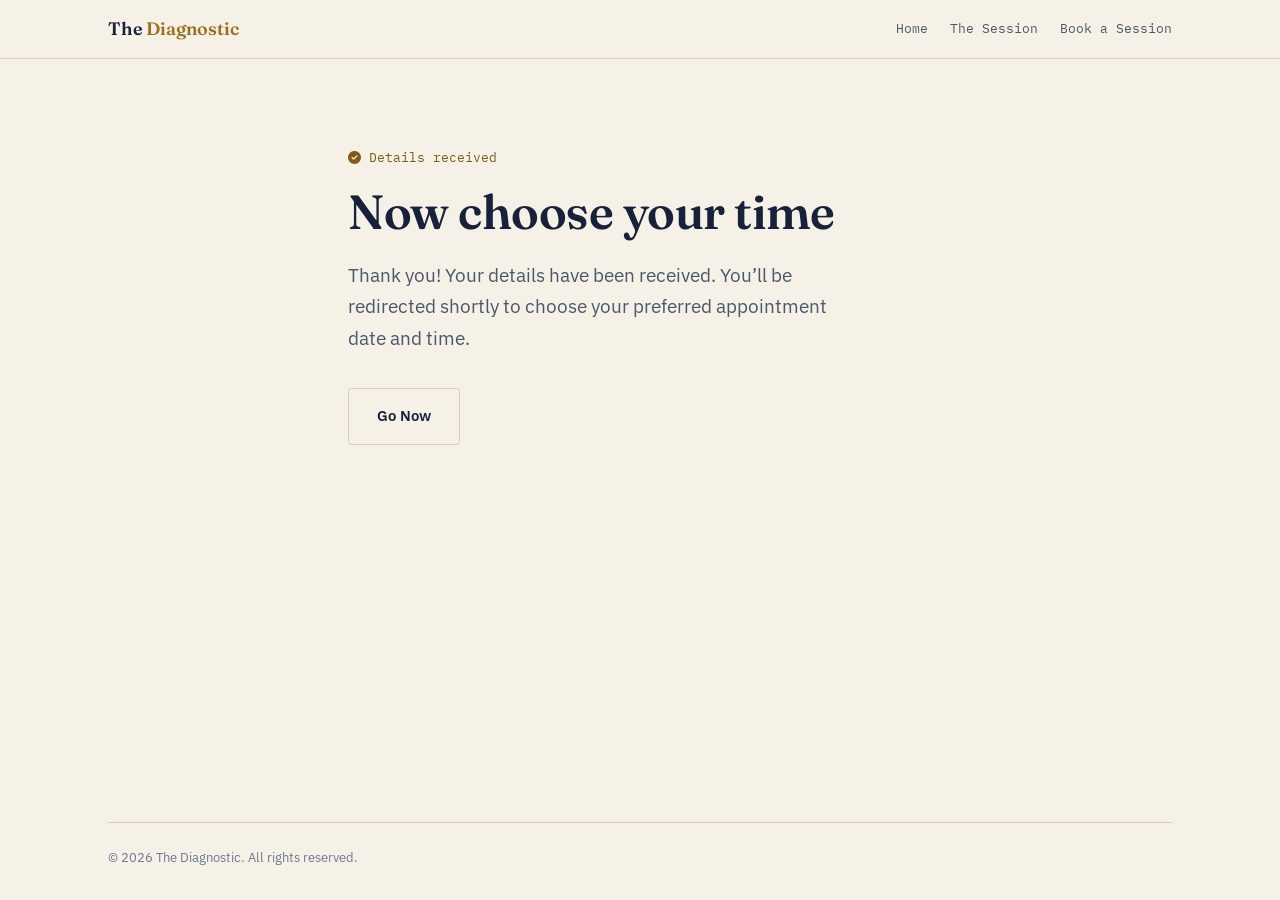
<file: thank-you.html>
<!doctype html>
<html lang="en">

<head>
  <meta charset="UTF-8" />
  <meta name="viewport" content="width=device-width, initial-scale=1" />
  <script>document.documentElement.setAttribute("data-theme", "light");</script>
  <title>Your Slot Is Reserved | The Diagnostic</title>
  <meta name="robots" content="noindex, nofollow" />
  <link rel="icon" href="assets/img/favicon.svg" type="image/svg+xml" />
  <link rel="apple-touch-icon" href="assets/img/apple-touch-icon.png" />
  <meta name="theme-color" content="#0f1b2d" />
  <link rel="preconnect" href="https://fonts.googleapis.com" />
  <link rel="preconnect" href="https://fonts.gstatic.com" crossorigin />
  <link
    href="https://fonts.googleapis.com/css2?family=Fraunces:opsz,wght@9..144,500;9..144,600;9..144,700&family=IBM+Plex+Sans:wght@400;500;600&family=IBM+Plex+Mono:wght@400;500&display=swap"
    rel="stylesheet" />
  <link rel="stylesheet" href="https://cdnjs.cloudflare.com/ajax/libs/font-awesome/6.5.2/css/all.min.css"
    integrity="sha512-SnH5WK+bZxgPHs44uWIX+LLJAJ9/2PkPKZ5QiAj6Ta86w+fsb2TkcmfRyVX3pBnMFcV7oQPJkl9QevSCWr3W6A=="
    crossorigin="anonymous" referrerpolicy="no-referrer" />
  <link rel="stylesheet" href="assets/css/style.css" />

  <!-- Meta Pixel Code -->
  <script>
    !function (f, b, e, v, n, t, s) {
      if (f.fbq) return; n = f.fbq = function () {
        n.callMethod ?
          n.callMethod.apply(n, arguments) : n.queue.push(arguments)
      };
      if (!f._fbq) f._fbq = n; n.push = n; n.loaded = !0; n.version = '2.0';
      n.queue = []; t = b.createElement(e); t.async = !0;
      t.src = v; s = b.getElementsByTagName(e)[0];
      s.parentNode.insertBefore(t, s)
    }(window, document, 'script',
      'https://connect.facebook.net/en_US/fbevents.js');
    fbq('init', '1519058990242800');
    fbq('track', 'PageView');
  </script>
  <noscript><img height="1" width="1" style="display:none"
      src="https://www.facebook.com/tr?id=1519058990242800&ev=PageView&noscript=1" /></noscript>
  <!-- End Meta Pixel Code -->
</head>

<body>

  <nav class="mini-nav" aria-label="Site">
    <div class="container mini-nav_inner">
      <a href="index.html" class="wordmark">The <span>Diagnostic</span></a>
      <ul class="mini-nav_links">
        <li><a href="index.html">Home</a></li>
        <li><a href="the-diagnostic.html">The Session</a></li>
        <li><a href="book-your-session.html">Book a Session</a></li>
      </ul>
    </div>
  </nav>

  <main>
    <section class="hero">
      <div class="container" style="max-width: 640px;">
        <p class="hero_eyebrow hero_eyebrow--positive"><i class="fa-solid fa-circle-check" aria-hidden="true"></i>
          Details received</p>
        <h1 class="hero_title" style="font-size: clamp(2rem, 3vw + 1rem, 3rem);">Now choose your time</h1>
        <p class="hero_subtitle">Thank you! Your details have been received.
          You’ll be redirected shortly to choose your preferred appointment date and time.
        </p>
        <div class="hero_actions">
          <a href="https://tidycal.com/miraclekelechinew/business-diagnostic-and-cure-session" class="btn btn--ghost">Go
            Now</a>
        </div>
      </div>
    </section>
  </main>

  <footer class="site-footer">
    <div class="container">
      <div class="site-footer_bottom">
        <span>&copy; <span id="year"></span> The Diagnostic. All rights reserved.</span>
      </div>
    </div>
  </footer>

  <script src="assets/js/script.js"></script>
  <script>
    document.getElementById("year").textContent = new Date().getFullYear();
    setTimeout(() => {
      window.location.href = "https://tidycal.com/miraclekelechinew/business-diagnostic-and-cure-session";
    }, 5000);
  </script>
</body>

</html>
</file>
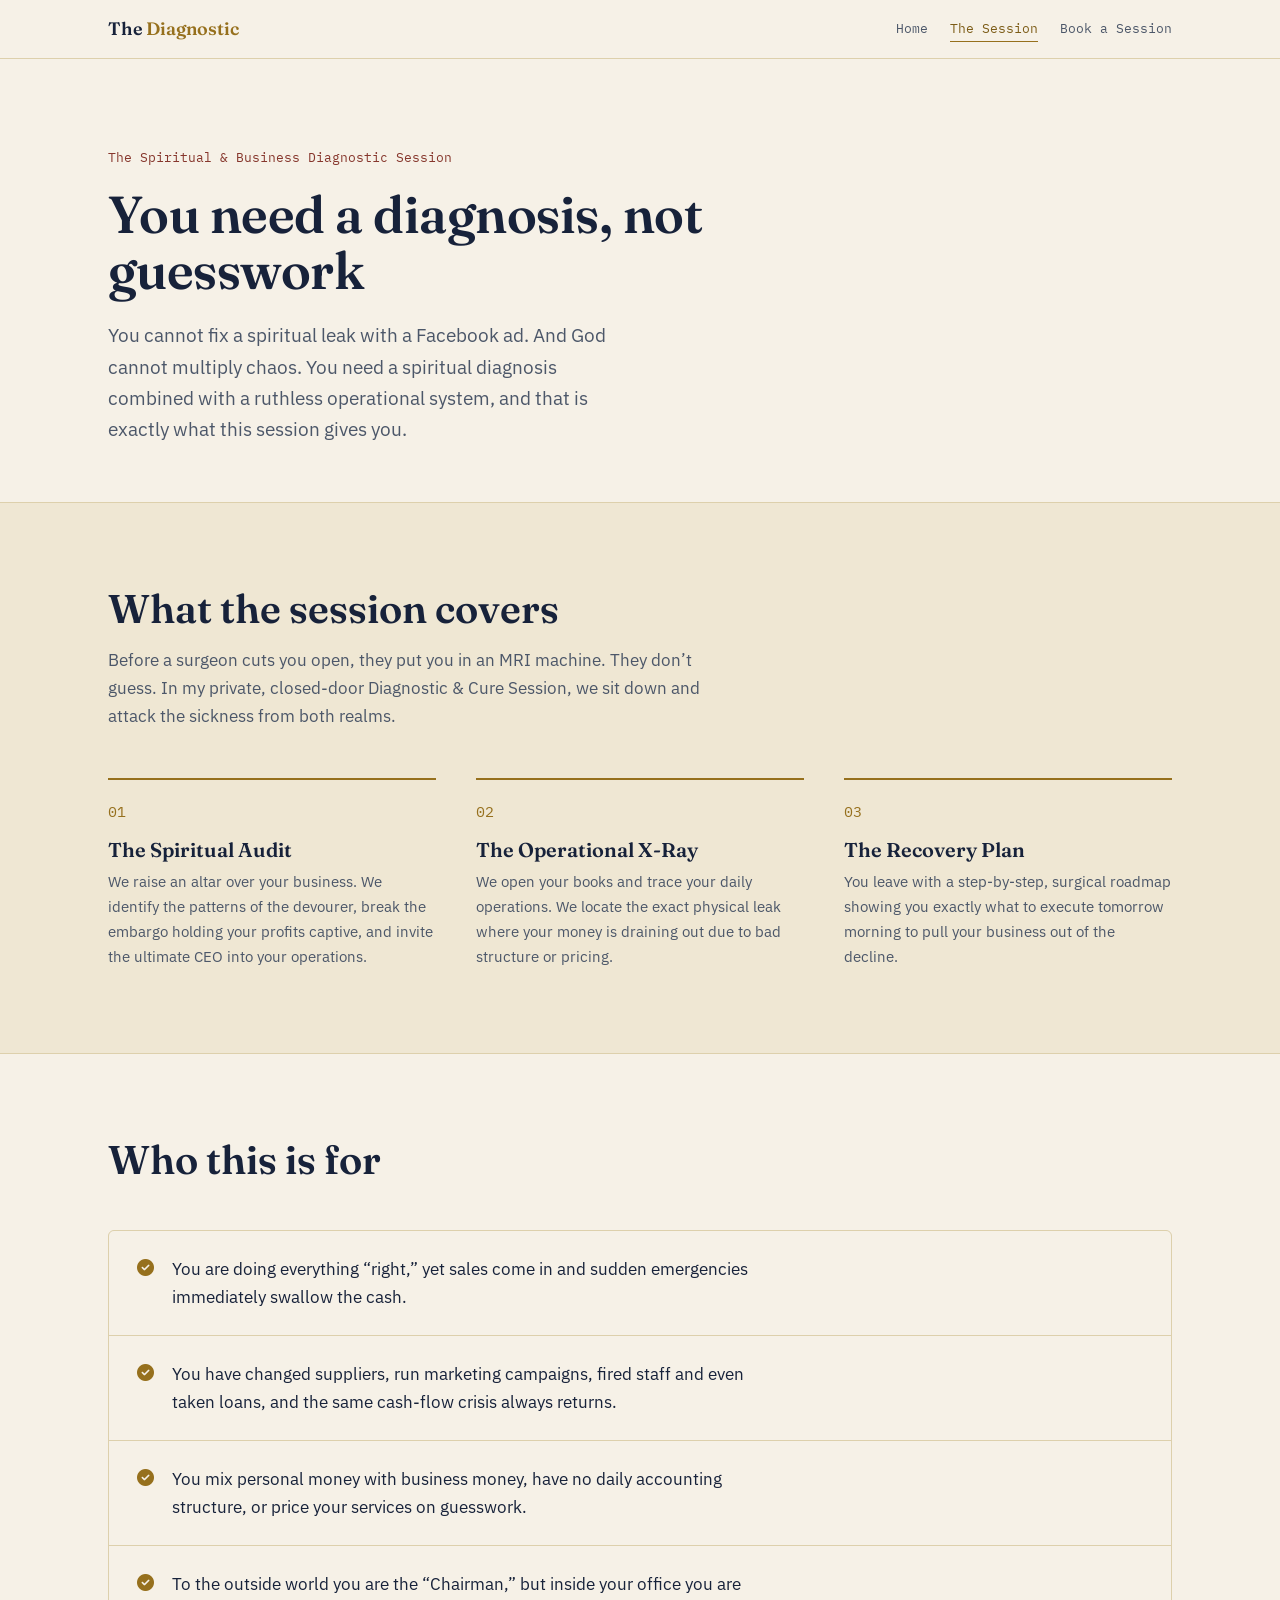
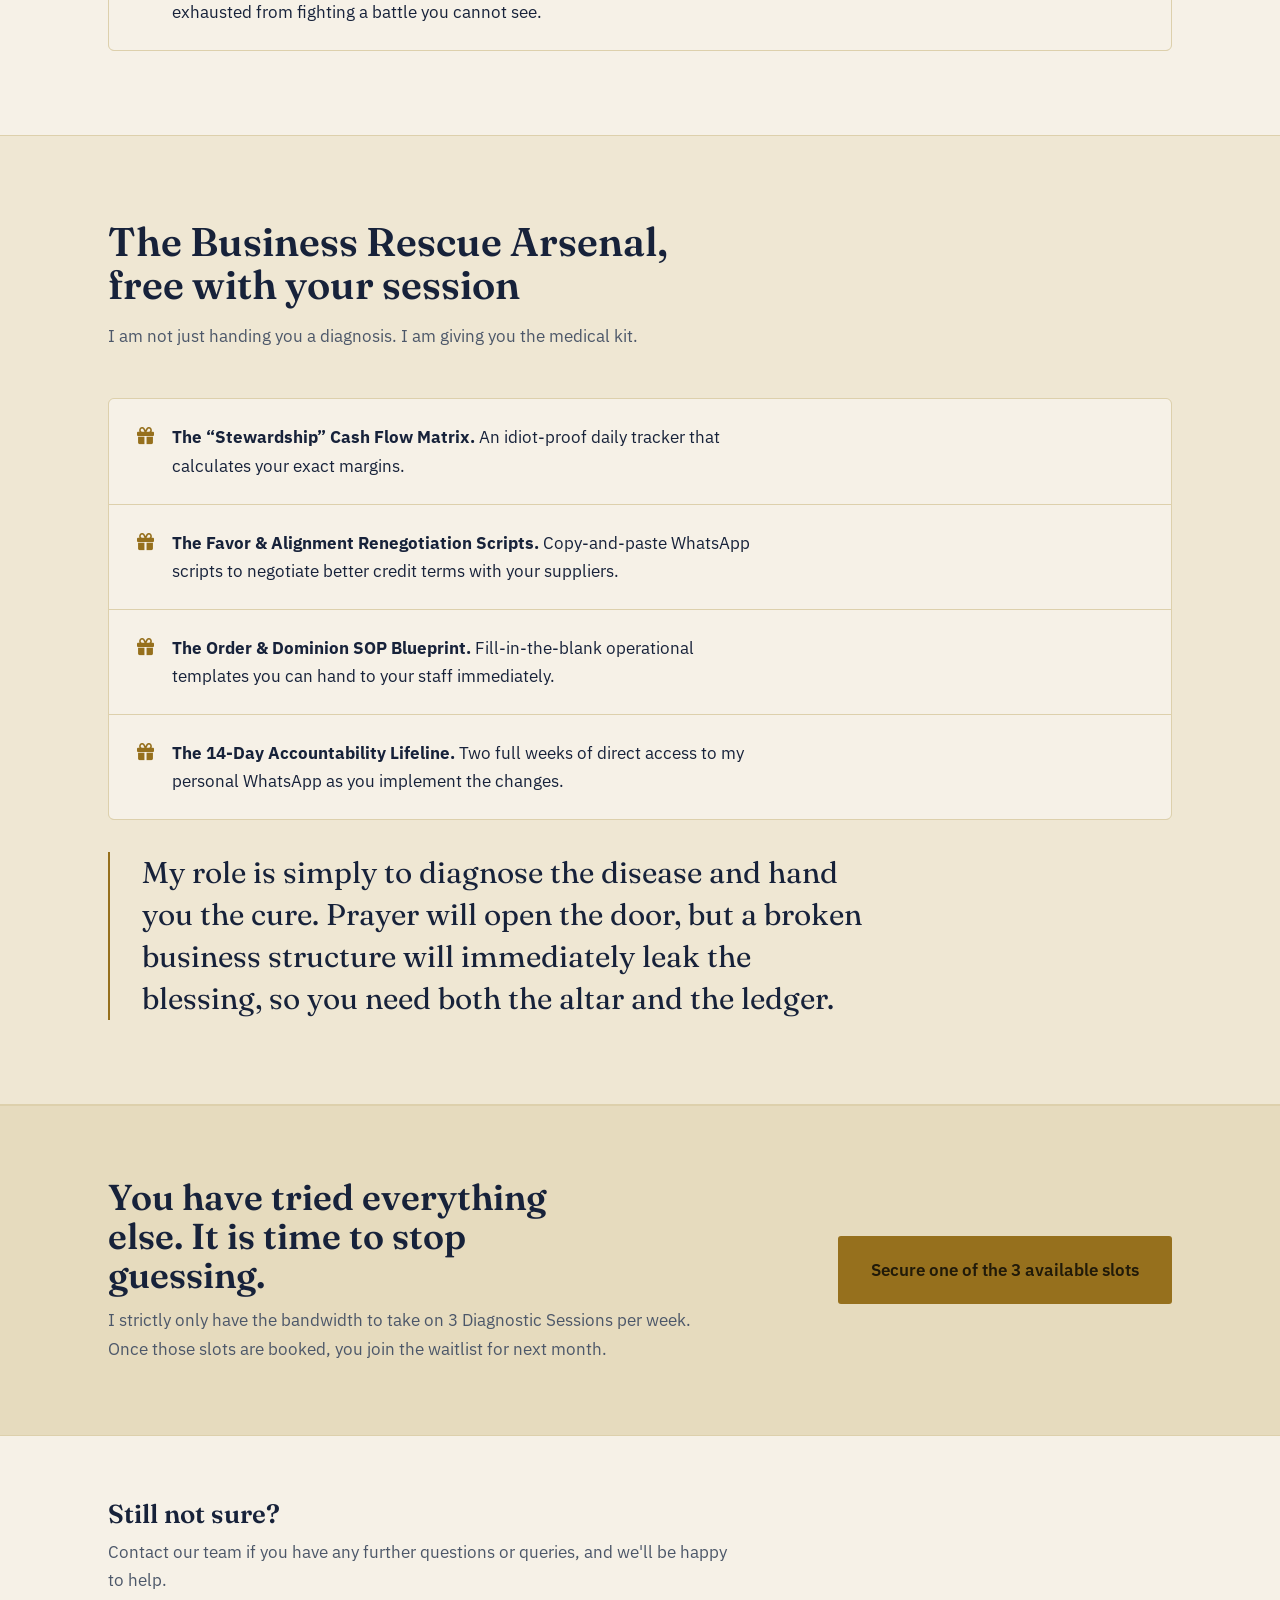
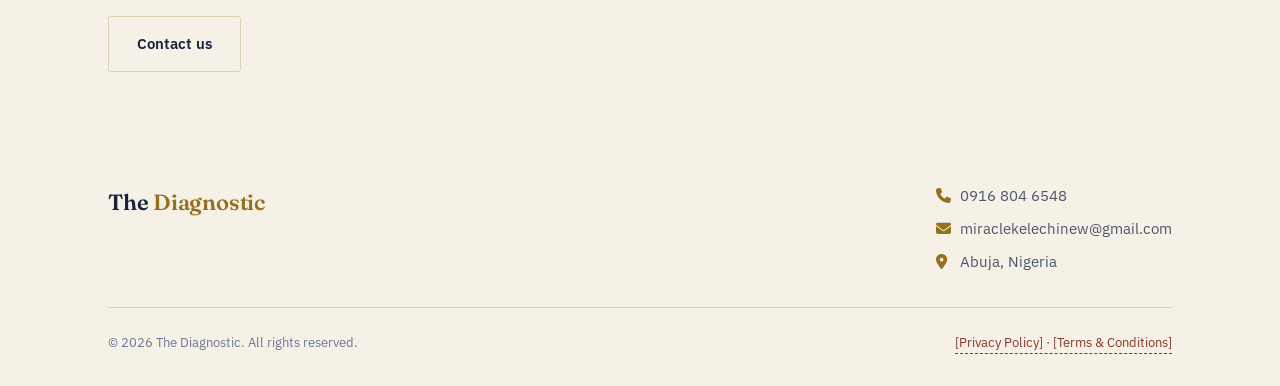
<file: the-diagnostic.html>
<!doctype html>
<html lang="en">

<head>
  <meta charset="UTF-8" />
  <meta name="viewport" content="width=device-width, initial-scale=1" />
  <script>document.documentElement.setAttribute("data-theme", "light");</script>
  <title>What&rsquo;s Included in the Spiritual &amp; Business Diagnostic Session | The Diagnostic</title>
  <meta name="description"
    content="A private, closed-door session that attacks the sickness in your business from both realms: the spiritual and the operational. Here is what happens and what you leave with." />
  <meta name="robots" content="index, follow" />
  <link rel="canonical" href="https://grandmeridianlines.com/the-diagnostic.html" />
  <link rel="icon" href="assets/img/favicon.svg" type="image/svg+xml" />
  <link rel="apple-touch-icon" href="assets/img/apple-touch-icon.png" />
  <meta name="theme-color" content="#0f1b2d" />

  <!-- Open Graph (Facebook, WhatsApp, LinkedIn) -->
  <meta property="og:type" content="website" />
  <meta property="og:site_name" content="The Diagnostic" />
  <meta property="og:locale" content="en_NG" />
  <meta property="og:url" content="https://grandmeridianlines.com/the-diagnostic.html" />
  <meta property="og:title" content="What&rsquo;s Included in the Spiritual &amp; Business Diagnostic Session | The Diagnostic" />
  <meta property="og:description" content="A private, closed-door session that attacks the sickness in your business from both realms: the spiritual and the operational. Here is what happens and what you leave with." />
  <meta property="og:image" content="https://grandmeridianlines.com/assets/img/og-image.png" />
  <meta property="og:image:width" content="1200" />
  <meta property="og:image:height" content="630" />
  <meta property="og:image:alt" content="The Diagnostic: “You cannot fix a spiritual leak with a Facebook ad.” Spiritual & Business Diagnostic Session." />

  <!-- Twitter / X -->
  <meta name="twitter:card" content="summary_large_image" />
  <meta name="twitter:title" content="What&rsquo;s Included in the Spiritual &amp; Business Diagnostic Session | The Diagnostic" />
  <meta name="twitter:description" content="A private, closed-door session that attacks the sickness in your business from both realms: the spiritual and the operational. Here is what happens and what you leave with." />
  <meta name="twitter:image" content="https://grandmeridianlines.com/assets/img/og-image.png" />
  <meta name="twitter:image:alt" content="The Diagnostic: “You cannot fix a spiritual leak with a Facebook ad.” Spiritual & Business Diagnostic Session." />
  <link rel="preconnect" href="https://fonts.googleapis.com" />
  <link rel="preconnect" href="https://fonts.gstatic.com" crossorigin />
  <link
    href="https://fonts.googleapis.com/css2?family=Fraunces:opsz,wght@9..144,500;9..144,600;9..144,700&family=IBM+Plex+Sans:wght@400;500;600&family=IBM+Plex+Mono:wght@400;500&display=swap"
    rel="stylesheet" />
  <link rel="stylesheet" href="https://cdnjs.cloudflare.com/ajax/libs/font-awesome/6.5.2/css/all.min.css"
    integrity="sha512-SnH5WK+bZxgPHs44uWIX+LLJAJ9/2PkPKZ5QiAj6Ta86w+fsb2TkcmfRyVX3pBnMFcV7oQPJkl9QevSCWr3W6A=="
    crossorigin="anonymous" referrerpolicy="no-referrer" />
  <link rel="stylesheet" href="assets/css/style.css" />
</head>

<body>

  <nav class="mini-nav" aria-label="Site">
    <div class="container mini-nav_inner">
      <a href="index.html" class="wordmark">The <span>Diagnostic</span></a>
      <ul class="mini-nav_links">
        <li><a href="index.html">Home</a></li>
        <li><a href="the-diagnostic.html" aria-current="page">The Session</a></li>
        <li><a href="book-your-session.html">Book a Session</a></li>
      </ul>
    </div>
  </nav>

  <main>

    <section class="hero" style="padding-bottom: 56px;">
      <div class="container">
        <p class="hero_eyebrow">The Spiritual &amp; Business Diagnostic Session</p>
        <h1 class="hero_title" style="max-width: 18ch;">You need a diagnosis, not guesswork</h1>
        <p class="hero_subtitle">You cannot fix a spiritual leak with a Facebook ad. And God cannot multiply chaos.
          You need a spiritual diagnosis combined with a ruthless operational system, and that is exactly what this
          session gives you.</p>
      </div>
    </section>

    <section class="section section--panel">
      <div class="container">
        <div class="section_head">
          <h2>What the session covers</h2>
          <p>Before a surgeon cuts you open, they put you in an MRI machine. They don&rsquo;t guess. In my private,
            closed-door Diagnostic &amp; Cure Session, we sit down and attack the sickness from both realms.</p>
        </div>
        <div class="process">
          <div class="process_step">
            <span class="process_index">01</span>
            <h3>The Spiritual Audit</h3>
            <p>We raise an altar over your business. We identify the patterns of the devourer, break the embargo
              holding your profits captive, and invite the ultimate CEO into your operations.</p>
          </div>
          <div class="process_step">
            <span class="process_index">02</span>
            <h3>The Operational X-Ray</h3>
            <p>We open your books and trace your daily operations. We locate the exact physical leak where your money
              is draining out due to bad structure or pricing.</p>
          </div>
          <div class="process_step">
            <span class="process_index">03</span>
            <h3>The Recovery Plan</h3>
            <p>You leave with a step-by-step, surgical roadmap showing you exactly what to execute tomorrow morning to
              pull your business out of the decline.</p>
          </div>
        </div>
      </div>
    </section>

    <section class="section">
      <div class="container">
        <div class="section_head">
          <h2>Who this is for</h2>
        </div>
        <ul class="symptom-list">
          <li>
            <i class="fa-solid fa-circle-check" aria-hidden="true" style="color: var(--color-accent);"></i>
            <p>You are doing everything &ldquo;right,&rdquo; yet sales come in and sudden emergencies immediately
              swallow the cash.</p>
          </li>
          <li>
            <i class="fa-solid fa-circle-check" aria-hidden="true" style="color: var(--color-accent);"></i>
            <p>You have changed suppliers, run marketing campaigns, fired staff and even taken loans, and the same
              cash-flow crisis always returns.</p>
          </li>
          <li>
            <i class="fa-solid fa-circle-check" aria-hidden="true" style="color: var(--color-accent);"></i>
            <p>You mix personal money with business money, have no daily accounting structure, or price your services
              on guesswork.</p>
          </li>
          <li>
            <i class="fa-solid fa-circle-check" aria-hidden="true" style="color: var(--color-accent);"></i>
            <p>To the outside world you are the &ldquo;Chairman,&rdquo; but inside your office you are exhausted from
              fighting a battle you cannot see.</p>
          </li>
        </ul>
      </div>
    </section>

    <section class="section section--panel">
      <div class="container">
        <div class="section_head">
          <h2>The Business Rescue Arsenal, free with your session</h2>
          <p>I am not just handing you a diagnosis. I am giving you the medical kit.</p>
        </div>
        <ul class="symptom-list">
          <li>
            <i class="fa-solid fa-gift" aria-hidden="true" style="color: var(--color-accent);"></i>
            <p><strong>The &ldquo;Stewardship&rdquo; Cash Flow Matrix.</strong> An idiot-proof daily tracker that
              calculates your exact margins.</p>
          </li>
          <li>
            <i class="fa-solid fa-gift" aria-hidden="true" style="color: var(--color-accent);"></i>
            <p><strong>The Favor &amp; Alignment Renegotiation Scripts.</strong> Copy-and-paste WhatsApp scripts to
              negotiate better credit terms with your suppliers.</p>
          </li>
          <li>
            <i class="fa-solid fa-gift" aria-hidden="true" style="color: var(--color-accent);"></i>
            <p><strong>The Order &amp; Dominion SOP Blueprint.</strong> Fill-in-the-blank operational templates you
              can hand to your staff immediately.</p>
          </li>
          <li>
            <i class="fa-solid fa-gift" aria-hidden="true" style="color: var(--color-accent);"></i>
            <p><strong>The 14-Day Accountability Lifeline.</strong> Two full weeks of direct access to my personal
              WhatsApp as you implement the changes.</p>
          </li>
        </ul>
        <div class="pull-quote" style="margin-top: 32px;">
          <p>My role is simply to diagnose the disease and hand you the cure. Prayer will open the door, but a broken
            business structure will immediately leak the blessing, so you need both the altar and the ledger.</p>
        </div>
      </div>
    </section>

    <section class="cta-band">
      <div class="container cta-band_inner">
        <div>
          <h2>You have tried everything else. It is time to stop guessing.</h2>
          <p>I strictly only have the bandwidth to take on 3 Diagnostic Sessions per week. Once those slots are
            booked, you join the waitlist for next month.</p>
        </div>
        <a href="book-your-session.html" class="btn btn--primary btn--large">Secure one of the 3 available slots</a>
      </div>
    </section>

    <section class="contact-band">
      <div class="container">
        <h2>Still not sure?</h2>
        <p>Contact our team if you have any further questions or queries, and we'll be happy to help.</p>
        <div class="contact-band_actions">
          <a href="mailto:miraclekelechinew@gmail.com" class="btn btn--ghost">Contact us</a>
        </div>
      </div>
    </section>

  </main>

  <footer class="site-footer">
    <div class="container">
      <div class="site-footer_grid">
        <div class="site-footer_brand">
          <a href="index.html" class="wordmark">The <span>Diagnostic</span></a>
        </div>
        <div class="site-footer_contact">
          <div><i class="fa-solid fa-phone" aria-hidden="true"></i><a href="tel:+2349168046548">0916 804 6548</a></div>
          <div><i class="fa-solid fa-envelope" aria-hidden="true"></i><a href="mailto:miraclekelechinew@gmail.com">miraclekelechinew@gmail.com</a></div>
          <div><i class="fa-solid fa-location-dot" aria-hidden="true"></i><span>Abuja, Nigeria</span></div>
        </div>
      </div>
      <div class="site-footer_bottom">
        <span>&copy; <span id="year"></span> The Diagnostic. All rights reserved.</span>
        <span class="fill-me">[Privacy Policy] &middot; [Terms &amp; Conditions]</span>
      </div>
    </div>
  </footer>

  <script src="assets/js/script.js"></script>
  <script>document.getElementById("year").textContent = new Date().getFullYear();</script>
</body>

</html>
</file>
<file: assets/css/style.css>
/* ==========================================================================
  STYLE
   ========================================================================== */

:root {
  /* Colour */
  --color-bg: #0f1b2d;
  --color-bg-panel: #16273d;
  --color-bg-panel-alt: #1c304a;
  --color-text: #f3efe7;
  --color-text-muted: #b9c2cf;
  --color-text-faint: #7c8aa0;
  --color-border: #2a3b52;
  --color-accent: #c89b3c;
  --color-accent-strong: #e0b655;
  --color-alert: #a24437;
  --color-alert-strong: #c2564a;

  /* Type */
  --font-display: "Fraunces", Georgia, "Times New Roman", serif;
  --font-body:
    "IBM Plex Sans", -apple-system, BlinkMacSystemFont, "Segoe UI", sans-serif;
  --font-mono: "IBM Plex Mono", "Courier New", monospace;

  /* Layout */
  --container-width: 1120px;
  --radius-sm: 3px;
  --radius-md: 6px;
}

[data-theme="light"] {
  --color-bg: #f6f1e7;
  --color-bg-panel: #efe7d3;
  --color-bg-panel-alt: #e6dbbe;
  --color-text: #17223a;
  --color-text-muted: #4c5769;
  --color-text-faint: #6d7893;
  --color-border: #ddd0ac;
  --color-accent: #96701d;
  --color-accent-strong: #7c5c17;
  --color-alert: #a24437;
  --color-alert-strong: #86362c;
}

[data-theme="light"] .btn--primary {
  color: #211a09;
}

[data-theme="light"] .leak-card_icon {
  background: rgba(150, 112, 29, 0.14);
}

*,
*::before,
*::after {
  box-sizing: border-box;
}

html {
  height: 100%;
  scroll-behavior: smooth;
}

body {
  height: 100%;
  min-height: 100vh;
  margin: 0;
  display: flex;
  flex-direction: column;
  background: var(--color-bg);
  color: var(--color-text);
  font-family: var(--font-body);
  font-size: 17px;
  line-height: 1.65;
  -webkit-font-smoothing: antialiased;
  transition:
    background-color 200ms ease,
    color 200ms ease;
}

main {
  flex: 1 0 auto;
}

@media (prefers-reduced-motion: reduce) {
  html {
    scroll-behavior: auto;
  }
  * {
    animation-duration: 0.001ms !important;
    transition-duration: 0.001ms !important;
  }
}

img {
  max-width: 100%;
  display: block;
}

a {
  color: inherit;
}

.container {
  width: 100%;
  max-width: var(--container-width);
  margin: 0 auto;
  padding: 0 28px;
}

.visually-hidden {
  position: absolute;
  width: 1px;
  height: 1px;
  overflow: hidden;
  clip: rect(0 0 0 0);
  white-space: nowrap;
}

/* Focus visibility ------------------------------------------------------- */

a:focus-visible,
button:focus-visible,
input:focus-visible,
textarea:focus-visible {
  outline: 2px solid var(--color-accent-strong);
  outline-offset: 3px;
}

/* Typography --------------------------------------------------------------*/

h1,
h2,
h3,
h4 {
  font-family: var(--font-display);
  font-weight: 600;
  line-height: 1.08;
  margin: 0;
  color: var(--color-text);
}

p {
  margin: 0 0 1.1em;
  max-width: 62ch;
  color: var(--color-text-muted);
}

p:last-child {
  margin-bottom: 0;
}

.eyebrow-note {
  font-family: var(--font-mono);
  font-size: 0.8125rem;
  color: var(--color-accent);
  letter-spacing: 0.02em;
}

/* Buttons ------------------------------------------------------------------*/

.btn {
  display: inline-flex;
  align-items: center;
  gap: 10px;
  font-family: var(--font-body);
  font-weight: 600;
  font-size: 0.9375rem;
  text-decoration: none;
  padding: 15px 28px;
  border-radius: var(--radius-sm);
  border: 1px solid transparent;
  cursor: pointer;
  transition:
    background-color 160ms ease,
    border-color 160ms ease,
    color 160ms ease;
}

.btn--primary {
  background: var(--color-accent);
  color: #16130a;
}

.btn--primary:hover,
.btn--primary:focus-visible {
  background: var(--color-accent-strong);
}

.btn--ghost {
  background: transparent;
  color: var(--color-text);
  border-color: var(--color-border);
}

.btn--ghost:hover,
.btn--ghost:focus-visible {
  border-color: var(--color-accent);
  color: var(--color-accent-strong);
}

.btn--block {
  width: 100%;
  justify-content: center;
}

.btn--large {
  padding: 19px 32px;
  font-size: 1.0625rem;
}

/* Wordmark (used in the mini nav and the footer brand line) -------------*/

.wordmark {
  font-family: var(--font-display);
  font-size: 1.375rem;
  font-weight: 600;
  text-decoration: none;
  color: var(--color-text);
  letter-spacing: -0.01em;
  white-space: nowrap;
}

.wordmark span {
  color: var(--color-accent);
}

/* Mini nav (every page except index.html) -------------------------------*/

.mini-nav {
  border-bottom: 1px solid var(--color-border);
  flex-shrink: 0;
}

.mini-nav_inner {
  display: flex;
  align-items: center;
  justify-content: space-between;
  gap: 12px 24px;
  flex-wrap: wrap;
  padding-top: 14px;
  padding-bottom: 14px;
}

.mini-nav .wordmark {
  font-size: 1.125rem;
}

.mini-nav_links {
  display: flex;
  gap: 4px 22px;
  flex-wrap: wrap;
  list-style: none;
  margin: 0;
  padding: 0;
  font-family: var(--font-mono);
  font-size: 0.8125rem;
}

.mini-nav_links a {
  text-decoration: none;
  color: var(--color-text-muted);
  padding: 4px 0;
  border-bottom: 1px solid transparent;
}

.mini-nav_links a:hover {
  color: var(--color-accent);
}

.mini-nav_links a[aria-current="page"] {
  color: var(--color-accent-strong);
  border-bottom-color: var(--color-accent);
}

@media (max-width: 520px) {
  .mini-nav_inner {
    padding-left: 16px;
    padding-right: 16px;
  }
}

/* Hero -----------------------------------------------------------------*/

.hero {
  position: relative;
  padding: 88px 0 96px;
  overflow: hidden;
}

.hero_grid {
  display: grid;
  grid-template-columns: 1.15fr 0.85fr;
  gap: 56px;
  align-items: center;
}

.hero_eyebrow {
  font-family: var(--font-mono);
  font-size: 0.8125rem;
  color: var(--color-alert-strong);
  margin: 0 0 18px;
}

.hero_eyebrow--positive {
  color: var(--color-accent-strong);
}

.hero_title {
  font-size: clamp(2.5rem, 4.2vw + 1rem, 3.25rem);
  letter-spacing: -0.01em;
}

.hero_subtitle {
  margin-top: 22px;
  font-size: 1.1875rem;
  max-width: 46ch;
  color: var(--color-text-muted);
}

.hero_actions {
  margin-top: 34px;
  display: flex;
  align-items: center;
  gap: 22px;
  flex-wrap: wrap;
}

.hero_note {
  font-family: var(--font-mono);
  font-size: 0.8125rem;
  color: var(--color-text-faint);
  margin-top: 22px;
}

.vitals {
  width: 100%;
  height: auto;
}

.vitals path {
  fill: none;
  stroke: var(--color-accent);
  stroke-width: 2;
  opacity: 0.55;
}

.vitals circle {
  fill: var(--color-accent-strong);
}

@media (max-width: 880px) {
  .hero_grid {
    grid-template-columns: 1fr;
  }
  .hero {
    padding: 56px 0 64px;
  }
}

/* Section rhythm ---------------------------------------------------------*/

.section {
  padding: 84px 0;
}

.section--panel {
  background: var(--color-bg-panel);
  border-top: 1px solid var(--color-border);
  border-bottom: 1px solid var(--color-border);
}

.section_head {
  max-width: 640px;
  margin-bottom: 48px;
}

.section_head h2 {
  font-size: clamp(1.875rem, 2.4vw + 1rem, 2.5rem);
  margin-bottom: 16px;
}

@media (max-width: 640px) {
  .section {
    padding: 56px 0;
  }
}

/* Symptom list -------------------------------------------------------------*/

.symptom-list {
  list-style: none;
  margin: 0;
  padding: 0;
  display: grid;
  gap: 1px;
  background: var(--color-border);
  border: 1px solid var(--color-border);
  border-radius: var(--radius-md);
  overflow: hidden;
}

.symptom-list li {
  background: var(--color-bg);
  padding: 24px 28px;
  display: flex;
  gap: 18px;
  align-items: flex-start;
}

.symptom-list i {
  color: var(--color-alert-strong);
  font-size: 1.0625rem;
  margin-top: 4px;
  flex-shrink: 0;
}

.symptom-list p {
  margin: 0;
  color: var(--color-text);
  max-width: 60ch;
}

/* Leak cards --------------------------------------------------------------*/

.card-grid {
  display: grid;
  grid-template-columns: repeat(3, 1fr);
  gap: 1px;
  background: var(--color-border);
  border: 1px solid var(--color-border);
  border-radius: var(--radius-md);
  overflow: hidden;
}

.card-grid--two {
  grid-template-columns: repeat(2, 1fr);
}

@media (max-width: 880px) {
  .card-grid,
  .card-grid--two {
    grid-template-columns: 1fr;
  }
}

.leak-card {
  background: var(--color-bg-panel);
  padding: 32px 28px;
}

.leak-card_icon {
  width: 44px;
  height: 44px;
  border-radius: var(--radius-sm);
  background: rgba(200, 155, 60, 0.12);
  color: var(--color-accent);
  display: flex;
  align-items: center;
  justify-content: center;
  font-size: 1.125rem;
  margin-bottom: 20px;
}

.leak-card h3 {
  font-size: 1.1875rem;
  margin-bottom: 10px;
}

.leak-card p {
  font-size: 0.9375rem;
  margin: 0;
}

/* Process sequence ----------------------------------------------------------*/

.process {
  display: grid;
  grid-template-columns: repeat(3, 1fr);
  gap: 40px;
}

@media (max-width: 880px) {
  .process {
    grid-template-columns: 1fr;
    gap: 32px;
  }
}

.process_step {
  border-top: 2px solid var(--color-accent);
  padding-top: 20px;
}

.process_index {
  font-family: var(--font-mono);
  color: var(--color-accent);
  font-size: 0.9375rem;
  display: block;
  margin-bottom: 14px;
}

.process_step h3 {
  font-size: 1.25rem;
  margin-bottom: 10px;
}

.process_step p {
  font-size: 0.9375rem;
}

/* Pull quote ----------------------------------------------------------------*/

.pull-quote {
  border-left: 2px solid var(--color-accent);
  padding-left: 32px;
  max-width: 760px;
}

.pull-quote p {
  font-family: var(--font-display);
  font-size: clamp(1.375rem, 1.6vw + 1rem, 1.875rem);
  color: var(--color-text);
  line-height: 1.4;
  max-width: 38ch;
}

/* CTA band -------------------------------------------------------------------*/

.cta-band {
  background: var(--color-bg-panel-alt);
  border-top: 1px solid var(--color-border);
  border-bottom: 1px solid var(--color-border);
  padding: 72px 0;
  text-align: left;
}

.cta-band_inner {
  display: flex;
  align-items: center;
  justify-content: space-between;
  gap: 32px;
  flex-wrap: wrap;
}

.cta-band h2 {
  font-size: clamp(1.75rem, 2.2vw + 1rem, 2.25rem);
  max-width: 20ch;
}

.cta-band p {
  margin-top: 12px;
}

/* Fee / offer summary block -------------------------------------------------*/

.offer-panel {
  background: var(--color-bg-panel);
  border: 1px solid var(--color-border);
  border-radius: var(--radius-md);
  padding: 40px;
}

.offer-panel_row {
  display: flex;
  align-items: baseline;
  justify-content: space-between;
  gap: 24px;
  padding: 18px 0;
  border-bottom: 1px solid var(--color-border);
}

.offer-panel_row:last-child {
  border-bottom: none;
  padding-bottom: 0;
}

.offer-panel_row:first-child {
  padding-top: 0;
}

.offer-panel_label {
  font-family: var(--font-mono);
  font-size: 0.8125rem;
  color: var(--color-text-faint);
}

.offer-panel_value {
  font-family: var(--font-display);
  font-size: 1.0625rem;
  font-weight: 600;
  text-align: right;
}

.offer-panel_value--price {
  font-size: 1.75rem;
  color: var(--color-accent);
}

/* Detail lists (what to expect / who it's for / preparation) ---------------*/

.detail-block {
  padding: 32px 0;
  border-top: 1px solid var(--color-border);
}

.detail-block:first-child {
  border-top: none;
  padding-top: 0;
}

.detail-block h3 {
  font-size: 1.3125rem;
  margin-bottom: 18px;
}

.detail-block ul {
  list-style: none;
  margin: 0;
  padding: 0;
  display: grid;
  gap: 14px;
}

.detail-block li {
  display: flex;
  gap: 14px;
  align-items: flex-start;
  color: var(--color-text-muted);
}

.detail-block li i {
  color: var(--color-accent);
  margin-top: 5px;
  font-size: 0.875rem;
  flex-shrink: 0;
}

.detail-block li strong {
  color: var(--color-text);
}

/* Steps list (how to secure your slot) --------------------------------------*/

.steps {
  list-style: none;
  margin: 0;
  padding: 0;
  counter-reset: step;
  display: grid;
  gap: 20px;
}

.steps li {
  counter-increment: step;
  display: flex;
  gap: 18px;
  align-items: flex-start;
}

.steps li::before {
  content: counter(step);
  font-family: var(--font-mono);
  font-size: 0.875rem;
  color: var(--color-accent);
  border: 1px solid var(--color-border);
  border-radius: 50%;
  width: 30px;
  height: 30px;
  display: flex;
  align-items: center;
  justify-content: center;
  flex-shrink: 0;
}

.steps p {
  margin: 0;
  color: var(--color-text-muted);
}

/* Cross-sell / still-not-sure -------------------------------------------------*/

.contact-band {
  text-align: left;
  padding: 64px 0;
}

.contact-band h2 {
  font-size: 1.625rem;
  margin-bottom: 10px;
}

.contact-band_actions {
  margin-top: 22px;
  display: flex;
  gap: 16px;
  flex-wrap: wrap;
}

/* Footer -----------------------------------------------------------------*/

.site-footer {
  padding: 48px 0 32px;
  flex-shrink: 0;
}

.site-footer_grid {
  display: flex;
  justify-content: space-between;
  gap: 32px;
  flex-wrap: wrap;
  margin-bottom: 32px;
}

.site-footer_brand p {
  font-size: 0.9375rem;
  max-width: 34ch;
  margin-top: 10px;
}

.site-footer_contact {
  font-size: 0.9375rem;
  color: var(--color-text-muted);
  display: grid;
  gap: 8px;
}

.site-footer_contact a {
  text-decoration: none;
  color: var(--color-text-muted);
}

.site-footer_contact a:hover {
  color: var(--color-accent);
}

.site-footer_contact i {
  width: 16px;
  color: var(--color-accent);
  margin-right: 8px;
}

.site-footer_bottom {
  display: flex;
  justify-content: space-between;
  gap: 16px;
  flex-wrap: wrap;
  padding-top: 24px;
  border-top: 1px solid var(--color-border);
  font-size: 0.8125rem;
  color: var(--color-text-faint);
}

.site-footer_bottom a {
  text-decoration: none;
  color: var(--color-text-faint);
}

.site-footer_bottom a:hover {
  color: var(--color-accent);
}

/* Extra conotent field     --------------------------*/

.fill-me {
  color: var(--color-alert-strong);
  border-bottom: 1px dashed var(--color-alert-strong);
}
</file>
<file: assets/css/letter.css>
/* ==========================================================================
  STYLE
   ========================================================================== */

body.letter {
  background: #ffffff;
}

/* Full-width colour bands. Each band re-points the palette tokens, so every
   component inside a band picks up its colours without extra rules. ------- */

.letter_band {
  padding: clamp(56px, 9vw, 96px) clamp(16px, 5vw, 40px);
  background: #ffffff;
}

.letter_band--ruled {
  padding-top: 0;
}

.letter_band--ruled > .letter_sheet {
  padding-top: clamp(48px, 8vw, 80px);
  border-top: 1px solid var(--color-border);
}

.letter_band--compact {
  padding-top: clamp(40px, 6vw, 56px);
  padding-bottom: clamp(40px, 6vw, 56px);
}

.letter_band--gray {
  background: #f4f2ed;
  --color-border: #e0dbcf;
}

.letter_band--gold {
  background: #f6ecd2;
  --color-border: #e2cf9f;
}

.letter_band--dark {
  background: #0f1b2d;
  --color-text: #f3efe7;
  --color-text-muted: #c3cbd6;
  --color-text-faint: #8c99ad;
  --color-border: #2a3b52;
  --color-accent: #c89b3c;
  --color-accent-strong: #e0b655;
  --color-alert-strong: #d8695c;
}

.letter .btn--primary {
  color: #fffdf8;
}

.letter_band--dark .btn--primary {
  color: #16130a;
}

.letter_sheet {
  max-width: 760px;
  margin: 0 auto;
  color: var(--color-text-muted);
}

.letter_sheet p {
  max-width: none;
  color: var(--color-text-muted);
  font-family: var(--font-body);
  font-size: 1.1875rem;
  line-height: 1.75;
  margin: 0 0 1.4em;
}

.letter_sheet p:last-child {
  margin-bottom: 0;
}

.letter_sheet h1,
.letter_sheet h2,
.letter_sheet h3,
.letter_sheet h4 {
  color: var(--color-text);
}

/* Beats the ".letter_sheet p" color rule above when a placeholder marker
   (shared with the rest of the site, see style.css) is applied straight to
   a paragraph rather than a nested span, e.g. the consultant bio line. */
.letter_sheet .fill-me {
  color: var(--color-alert-strong);
}

/* Letterhead ---------------------------------------------------------------- */

.letter_head {
  text-align: center;
  margin-bottom: clamp(36px, 6vw, 56px);
}

.letter_sheet .letter_brand {
  margin: 0;
  font-family: var(--font-display);
  font-size: clamp(1.25rem, 1rem + 1vw, 1.625rem);
  font-weight: 700;
  letter-spacing: 0.06em;
  color: var(--color-text);
}

.letter_brand span {
  color: var(--color-accent);
}

.letter_pulse {
  width: clamp(140px, 30vw, 190px);
  height: auto;
  margin: 18px auto 0;
  display: block;
}

.letter_pulse path {
  fill: none;
  stroke: var(--color-accent);
  stroke-width: 3;
  stroke-linejoin: round;
  stroke-linecap: round;
  opacity: 0.85;
}

.letter_pulse circle {
  fill: var(--color-accent-strong);
}

/* Title block --------------------------------------------------------------- */

.letter_titleblock {
  text-align: center;
  padding-bottom: clamp(36px, 6vw, 56px);
  border-bottom: 1px solid var(--color-border);
}

.letter_sheet .letter_kicker {
  max-width: 34ch;
  margin: 0 auto 1.6rem;
  font-style: italic;
  font-size: clamp(1.3125rem, 1.1rem + 1vw, 1.625rem);
  line-height: 1.5;
  color: var(--color-text-faint);
}

.letter_title {
  margin: 0 auto;
  max-width: 20ch;
  font-size: clamp(2.375rem, 1.5rem + 5.5vw, 4.75rem);
  text-wrap: balance;
  font-weight: 700;
  line-height: 1.08;
  letter-spacing: -0.01em;
}

.letter_title--long {
  max-width: 24ch;
  font-size: clamp(1.875rem, 1.3rem + 3.4vw, 3.25rem);
  line-height: 1.15;
}

/* Body copy ----------------------------------------------------------------- */

.letter_body {
  padding-top: clamp(36px, 6vw, 56px);
}

.letter_sheet .letter_punch {
  font-family: var(--font-display);
  font-size: clamp(1.3125rem, 1.1rem + 0.8vw, 1.5625rem);
  font-weight: 600;
  line-height: 1.45;
  color: var(--color-text);
}

.letter_sheet .letter_gap {
  margin-top: 2rem;
}

.letter_sheet .letter_aside {
  margin-top: 2rem;
  font-style: italic;
  font-size: 1.0625rem;
  color: var(--color-text-faint);
}

.letter_h3 {
  margin: 2.6rem 0 1rem;
  font-size: clamp(1.4375rem, 1.2rem + 0.9vw, 1.75rem);
  font-weight: 600;
  line-height: 1.3;
}

.letter_minus {
  list-style: none;
  margin: 0 0 1.6rem;
  padding: 1.1rem 1.3rem;
  border-left: 3px solid var(--color-alert-strong);
  background: #fbf6f4;
  font-family: var(--font-display);
  font-style: italic;
  font-size: 1.1875rem;
  line-height: 1.55;
  color: var(--color-text);
}

.letter_minus li {
  position: relative;
  padding: 0.35rem 0 0.35rem 1.4rem;
}

.letter_minus li::before {
  content: "\2212";
  position: absolute;
  left: 0;
  font-style: normal;
  font-weight: 600;
  color: var(--color-alert-strong);
}

.letter_h2 {
  max-width: 26ch;
  margin: 0 0 1.4rem;
  font-size: clamp(1.75rem, 1.3rem + 2vw, 2.5rem);
  font-weight: 600;
  line-height: 1.22;
  letter-spacing: -0.01em;
}

.letter_sheet .letter_p--dropcap::first-letter {
  float: left;
  margin: 0.05em 0.07em 0 0;
  font-family: var(--font-display);
  font-size: 3.4em;
  font-weight: 600;
  line-height: 0.85;
  color: var(--color-accent-strong);
}

/* Symptoms ------------------------------------------------------------------ */

.letter_symptoms {
  list-style: none;
  margin: 1.8rem 0 0;
  padding: 0;
}

.letter_symptoms li {
  position: relative;
  padding: 1.1rem 0 1.1rem 1.6rem;
  border-top: 1px solid var(--color-border);
}

.letter_symptoms li::before {
  content: "";
  position: absolute;
  left: 0;
  top: 1.65rem;
  width: 7px;
  height: 7px;
  border-radius: 50%;
  background: var(--color-alert-strong);
}

.letter_sheet .letter_symptoms p {
  margin: 0;
  color: var(--color-text);
}

/* Leaks --------------------------------------------------------------------- */

.letter_leaks {
  display: grid;
  gap: 1.9rem;
  margin-top: 2.2rem;
}

.letter_leak {
  display: grid;
  grid-template-columns: 44px 1fr;
  column-gap: 18px;
  align-items: start;
}

.letter_leak-icon {
  grid-row: span 2;
  width: 44px;
  height: 44px;
  display: grid;
  place-items: center;
  border-radius: var(--radius-sm);
  background: rgba(200, 155, 60, 0.12);
  color: var(--color-accent);
  font-size: 1.0625rem;
}

.letter_leak h3 {
  margin: 0.15rem 0 0.4rem;
  font-size: 1.375rem;
  font-weight: 600;
  line-height: 1.3;
}

.letter_sheet .letter_leak p {
  margin: 0;
  font-size: 1.0625rem;
}

/* Session steps -------------------------------------------------------------- */

.letter_steps {
  margin-top: 2rem;
}

.letter_step {
  display: grid;
  grid-template-columns: 52px 1fr;
  column-gap: 18px;
  padding: 1.6rem 0;
  border-top: 1px solid var(--color-border);
}

.letter_step:last-child {
  padding-bottom: 0;
}

.letter_step-index {
  grid-row: span 2;
  font-family: var(--font-mono);
  font-size: 1.0625rem;
  color: var(--color-accent);
  padding-top: 0.2rem;
}

.letter_step h3 {
  margin: 0 0 0.4rem;
  font-size: 1.375rem;
  font-weight: 600;
  line-height: 1.3;
}

.letter_sheet .letter_step p {
  margin: 0;
  font-size: 1.0625rem;
}

/* Closing and calls to action ------------------------------------------------ */

.letter_close {
  margin-top: clamp(40px, 6vw, 56px);
  padding-top: clamp(32px, 5vw, 44px);
  border-top: 1px solid var(--color-border);
  text-align: center;
}

.letter_sheet .letter_close .letter_afterword {
  margin-top: 0;
}

.letter_sheet .letter_afterword {
  max-width: 34ch;
  margin: 0.8rem auto 0;
  font-style: italic;
  font-size: 1.375rem;
  color: var(--color-accent-strong);
}

.letter_actions {
  display: flex;
  flex-wrap: wrap;
  justify-content: center;
  gap: 14px 18px;
  margin-top: 2.2rem;
}

.letter_sheet .letter_note {
  margin: 1.6rem 0 0;
  font-family: var(--font-mono);
  font-size: 0.8125rem;
  color: var(--color-text-faint);
}

/* Foot of the sheet ---------------------------------------------------------- */

.letter_foot {
  text-align: center;
}

.letter_sheet .letter_foot-brand {
  margin: 0;
  font-family: var(--font-display);
  font-size: 1rem;
  font-weight: 600;
  color: var(--color-text);
}

.letter_foot-brand span {
  color: var(--color-accent);
}

.letter_sheet .letter_foot-bio {
  max-width: 40ch;
  margin: 0.9rem auto 0;
  font-size: 0.9375rem;
}

.letter_foot-contact {
  display: flex;
  flex-wrap: wrap;
  justify-content: center;
  gap: 0.5rem 1.8rem;
  margin-top: 1.3rem;
  font-family: var(--font-body);
  font-size: 0.875rem;
  color: var(--color-text-faint);
}

.letter_foot-contact a {
  color: inherit;
  text-decoration: none;
}

.letter_foot-contact a:hover {
  color: var(--color-accent);
}

.letter_foot-contact i {
  width: 16px;
  margin-right: 7px;
  color: var(--color-accent);
}

.letter_legal {
  display: flex;
  flex-wrap: wrap;
  justify-content: center;
  gap: 0.4rem 2rem;
  max-width: 700px;
  margin: 0 auto;
  padding: clamp(28px, 5vw, 40px) 20px 40px;
  font-family: var(--font-body);
  font-size: 0.8rem;
  color: var(--color-text-faint);
  text-align: center;
}

/* Session facts and price (dark band) ------------------------------------------ */

.letter_facts {
  list-style: none;
  display: flex;
  flex-wrap: wrap;
  gap: 10px;
  margin: 0 0 1.6rem;
  padding: 0;
}

.letter_facts li {
  display: inline-flex;
  align-items: center;
  gap: 8px;
  padding: 7px 14px;
  border: 1px solid var(--color-border);
  border-radius: 999px;
  font-family: var(--font-mono);
  font-size: 0.8125rem;
  color: var(--color-text);
}

.letter_facts i {
  color: var(--color-accent-strong);
}

.letter_price {
  margin: 2.4rem 0;
  padding: clamp(24px, 4vw, 32px);
  border: 1px solid var(--color-border);
  border-top: 3px solid var(--color-accent);
  border-radius: var(--radius-md);
  background: rgba(255, 255, 255, 0.03);
  text-align: center;
}

.letter_sheet .letter_price-label {
  max-width: 44ch;
  margin: 0 auto 0.6rem;
  font-size: 1.0625rem;
}

.letter_sheet .letter_price-value {
  margin: 0;
  font-family: var(--font-display);
  font-size: clamp(2.5rem, 1.8rem + 3vw, 3.5rem);
  font-weight: 600;
  line-height: 1.1;
  color: var(--color-accent-strong);
}

/* Case studies ------------------------------------------------------------------ */

.letter_cases {
  display: grid;
  grid-template-columns: 1fr 1fr;
  gap: 16px;
  margin-top: 1.6rem;
}

.letter_case {
  display: flex;
  flex-direction: column;
  padding: 24px;
  border: 1px solid var(--color-border);
  border-radius: var(--radius-md);
  background: #fcfaf5;
}

.letter_sheet .letter_case-tag {
  margin: 0 0 0.6rem;
  font-family: var(--font-mono);
  font-size: 0.75rem;
  letter-spacing: 0.08em;
  text-transform: uppercase;
  color: var(--color-accent);
}

.letter_case h4 {
  margin: 0 0 0.6rem;
  font-size: 1.3125rem;
  font-weight: 600;
  line-height: 1.3;
}

.letter_sheet .letter_case p {
  font-size: 1.0625rem;
  line-height: 1.65;
}

.letter_sheet .letter_case-result {
  margin-top: auto;
  padding-top: 0.9rem;
  border-top: 1px solid var(--color-border);
  font-weight: 600;
  color: var(--color-text);
}

/* Value stack (gold band) -------------------------------------------------------- */

.letter_bonuses {
  display: grid;
  gap: 14px;
  margin: 1.8rem 0 0.6rem;
}

.letter_bonus {
  padding: 22px 24px;
  border: 1px solid var(--color-border);
  border-radius: var(--radius-md);
  background: #fffdf8;
}

.letter_sheet .letter_bonus-head {
  display: flex;
  justify-content: space-between;
  gap: 12px;
  flex-wrap: wrap;
  margin: 0 0 0.4rem;
  font-family: var(--font-mono);
  font-size: 0.75rem;
  letter-spacing: 0.08em;
  text-transform: uppercase;
  color: var(--color-accent-strong);
}

.letter_bonus-value {
  color: var(--color-text-faint);
}

.letter_bonus h4 {
  margin: 0 0 0.45rem;
  font-size: 1.3125rem;
  font-weight: 600;
  line-height: 1.3;
}

.letter_sheet .letter_bonus p:last-child {
  font-size: 1.0625rem;
  line-height: 1.65;
}

.letter_math {
  margin-top: 2.6rem;
  padding: clamp(24px, 4vw, 32px);
  border-radius: var(--radius-md);
  background: #0f1b2d;
  color: #f3efe7;
}

.letter_sheet .letter_math-title {
  margin: 0 0 1rem;
  font-family: var(--font-mono);
  font-size: 0.75rem;
  letter-spacing: 0.12em;
  text-transform: uppercase;
  color: #e0b655;
}

.letter_math dl {
  margin: 0;
}

.letter_math dl > div {
  display: flex;
  justify-content: space-between;
  align-items: baseline;
  gap: 16px;
  padding: 0.75rem 0;
  border-bottom: 1px solid #2a3b52;
  font-size: 1.0625rem;
}

.letter_math dt {
  color: #c3cbd6;
}

.letter_math dd {
  margin: 0;
  font-family: var(--font-display);
  font-weight: 600;
  white-space: nowrap;
}

.letter_math .letter_math-total dt {
  color: #f3efe7;
  font-weight: 600;
}

.letter_math .letter_math-total s {
  color: #8c99ad;
  text-decoration-color: #d8695c;
  text-decoration-thickness: 2px;
}

.letter_sheet .letter_math-today {
  margin: 1.2rem 0 0;
  color: #c3cbd6;
}

.letter_sheet .letter_math-today strong {
  font-family: var(--font-display);
  font-size: 1.5rem;
  color: #e0b655;
}

/* Booking steps and info (moved from the booking page) ------------------------ */

.letter_booksteps {
  margin-bottom: 2.4rem;
}

.letter_sheet .letter_booksteps p {
  margin: 0.15rem 0 0;
}

.letter_info {
  border-top: 1px solid var(--color-border);
}

.letter_info.detail-block:first-child {
  padding-top: 32px;
}

/* Final close (dark band) ------------------------------------------------------- */

.letter_outcomes {
  display: grid;
  gap: 14px;
  margin: 1.6rem 0 2rem;
}

.letter_outcome {
  display: grid;
  grid-template-columns: 76px 1fr;
  gap: 16px;
  align-items: start;
  padding: 20px 22px;
  border: 1px solid var(--color-border);
  border-radius: var(--radius-md);
}

.letter_outcome--guarantee {
  border-color: var(--color-accent);
  background: rgba(200, 155, 60, 0.08);
}

.letter_outcome-label {
  font-family: var(--font-mono);
  font-size: 0.8125rem;
  letter-spacing: 0.08em;
  text-transform: uppercase;
  color: var(--color-accent-strong);
  padding-top: 0.3rem;
}

.letter_sheet .letter_outcome p {
  margin: 0;
  color: var(--color-text);
}

.letter_scarcity {
  margin-top: 2.2rem;
  padding: 20px 22px;
  border-left: 3px solid var(--color-alert-strong);
  background: rgba(255, 255, 255, 0.04);
}

.letter_sheet .letter_scarcity-title {
  margin: 0 0 0.5rem;
  font-family: var(--font-mono);
  font-size: 0.8125rem;
  letter-spacing: 0.06em;
  text-transform: uppercase;
  color: var(--color-alert-strong);
}

.letter_unsure {
  text-align: center;
}

.letter_unsure .letter_h3 {
  margin-top: 0;
}

.letter_unsure .letter_actions {
  margin-top: 1.4rem;
}

/* Reveal on scroll (letter.js adds .reveal-ready only when motion is allowed) --- */

.reveal-ready .letter_reveal {
  opacity: 0;
  transform: translateY(16px);
  transition:
    opacity 600ms ease,
    transform 600ms cubic-bezier(0.2, 0.8, 0.2, 1);
}

.reveal-ready .letter_reveal.is-visible {
  opacity: 1;
  transform: none;
}

/* Intro modal (opened on load by letter.js) ------------------------------------ */

body.intro-open {
  overflow: hidden;
}

h1[tabindex="-1"]:focus {
  outline: none;
}

.intro {
  width: min(560px, calc(100% - 32px));
  max-height: calc(100dvh - 32px);
  margin: auto;
  padding: 0;
  border: none;
  border-radius: 10px;
  background: transparent;
  color: var(--color-text);
  overflow: visible;
}

.intro::backdrop {
  background: rgba(15, 27, 45, 0.62);
  backdrop-filter: blur(6px);
  -webkit-backdrop-filter: blur(6px);
}

.intro[open] {
  animation: intro-in 520ms cubic-bezier(0.2, 0.8, 0.2, 1) both;
}

.intro[open]::backdrop {
  animation: intro-fade 400ms ease both;
}

.intro.is-closing {
  animation: intro-out 380ms ease both;
}

.intro.is-closing::backdrop {
  animation: intro-fade 380ms ease reverse both;
}

@keyframes intro-in {
  from {
    opacity: 0;
    transform: translateY(18px) scale(0.97);
  }
  to {
    opacity: 1;
    transform: none;
  }
}

@keyframes intro-out {
  to {
    opacity: 0;
    transform: translateY(-10px) scale(0.98);
  }
}

@keyframes intro-fade {
  from {
    opacity: 0;
  }
  to {
    opacity: 1;
  }
}

.intro_card {
  position: relative;
  max-height: calc(100dvh - 32px);
  overflow-y: auto;
  padding: clamp(28px, 6vw, 44px) clamp(22px, 6vw, 44px) clamp(24px, 5vw, 32px);
  background: #fffdf8;
  border-radius: 10px;
  border-top: 4px solid var(--color-accent);
  box-shadow:
    0 30px 80px -20px rgba(15, 27, 45, 0.55),
    0 2px 6px rgba(15, 27, 45, 0.12);
}

.intro_x {
  position: absolute;
  top: 12px;
  right: 12px;
  width: 38px;
  height: 38px;
  display: grid;
  place-items: center;
  border: none;
  border-radius: 50%;
  background: transparent;
  color: var(--color-text-faint);
  font-size: 1.05rem;
  cursor: pointer;
  transition:
    background-color 160ms ease,
    color 160ms ease;
}

.intro_x:hover {
  background: var(--color-bg-panel);
  color: var(--color-text);
}

.intro_eyebrow {
  margin: 0 0 0.9rem;
  font-family: var(--font-mono);
  font-size: 0.75rem;
  letter-spacing: 0.14em;
  text-transform: uppercase;
  color: var(--color-accent);
}

.intro_title {
  margin: 0 0 0.9rem;
  padding-right: 28px;
  font-family: var(--font-display);
  font-size: clamp(1.6rem, 1.2rem + 1.6vw, 2.1rem);
  font-weight: 600;
  line-height: 1.15;
  letter-spacing: -0.01em;
  color: var(--color-text);
}

.intro_lede {
  margin: 0 0 1.6rem;
  font-size: 1rem;
  line-height: 1.65;
  color: var(--color-text-muted);
}

.intro_steps {
  list-style: none;
  margin: 0 0 1.5rem;
  padding: 0;
  display: grid;
  gap: 1.1rem;
}

.intro_steps li {
  display: grid;
  grid-template-columns: 34px 1fr;
  gap: 14px;
  align-items: start;
}

.intro_num {
  width: 34px;
  height: 34px;
  display: grid;
  place-items: center;
  border: 1px solid var(--color-accent);
  border-radius: 50%;
  font-family: var(--font-display);
  font-weight: 600;
  font-size: 0.95rem;
  color: var(--color-accent-strong);
}

.intro_steps h3 {
  margin: 4px 0 0.2rem;
  font-family: var(--font-body);
  font-size: 1rem;
  font-weight: 600;
  color: var(--color-text);
}

.intro_steps p {
  margin: 0;
  font-size: 0.9375rem;
  line-height: 1.55;
  color: var(--color-text-muted);
}

.intro_rule {
  margin: 0 0 1.5rem;
  padding: 0.85rem 1rem;
  border-left: 3px solid var(--color-accent);
  background: var(--color-bg);
  font-family: var(--font-display);
  font-style: italic;
  font-size: 1.05rem;
  color: var(--color-text);
}

.intro_start {
  width: 100%;
  display: inline-flex;
  align-items: center;
  justify-content: center;
  gap: 10px;
  padding: 16px 24px;
  border: none;
  border-radius: var(--radius-sm);
  background: var(--color-text);
  color: #fffdf8;
  font-family: var(--font-body);
  font-weight: 600;
  font-size: 1rem;
  cursor: pointer;
  transition:
    background-color 160ms ease,
    transform 160ms ease;
}

.intro_start:hover {
  background: #0f1b2d;
  transform: translateY(-1px);
}

.intro_start i {
  color: var(--color-accent-strong);
}

.intro_x:focus-visible,
.intro_start:focus-visible {
  outline: 2px solid var(--color-accent-strong);
  outline-offset: 3px;
}

.intro_time {
  margin: 0.9rem 0 0;
  text-align: center;
  font-family: var(--font-mono);
  font-size: 0.75rem;
  color: var(--color-text-faint);
}

.intro_time i {
  margin-right: 4px;
}

/* Small screens ---------------------------------------------------------------- */

@media (max-width: 560px) {
  .letter_cases {
    grid-template-columns: 1fr;
  }

  .letter_outcome {
    grid-template-columns: 1fr;
    gap: 6px;
  }

  .letter_leak,
  .letter_step {
    grid-template-columns: 1fr;
  }

  .letter_leak-icon {
    margin-bottom: 0.7rem;
  }

  .letter_step-index {
    display: block;
    margin-bottom: 0.3rem;
  }

  .letter_actions .btn {
    width: 100%;
    justify-content: center;
  }
}
</file>
